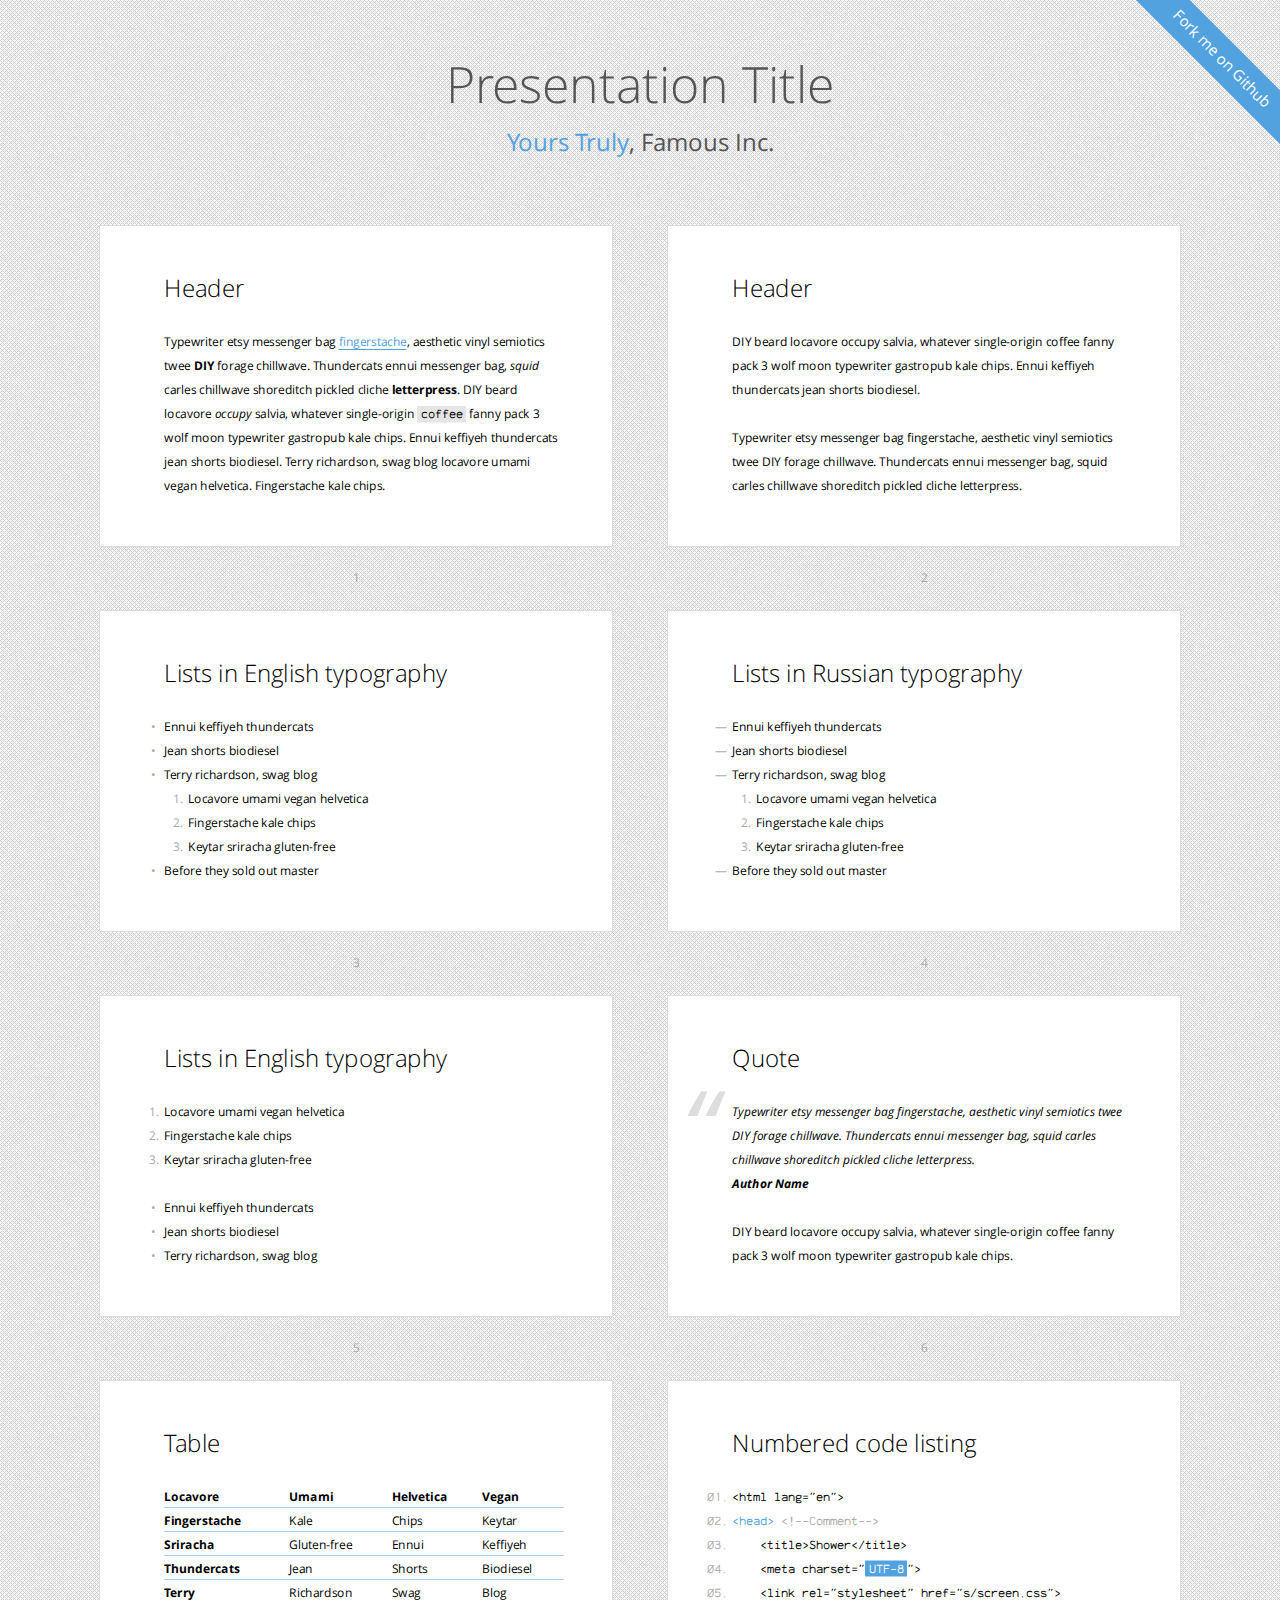
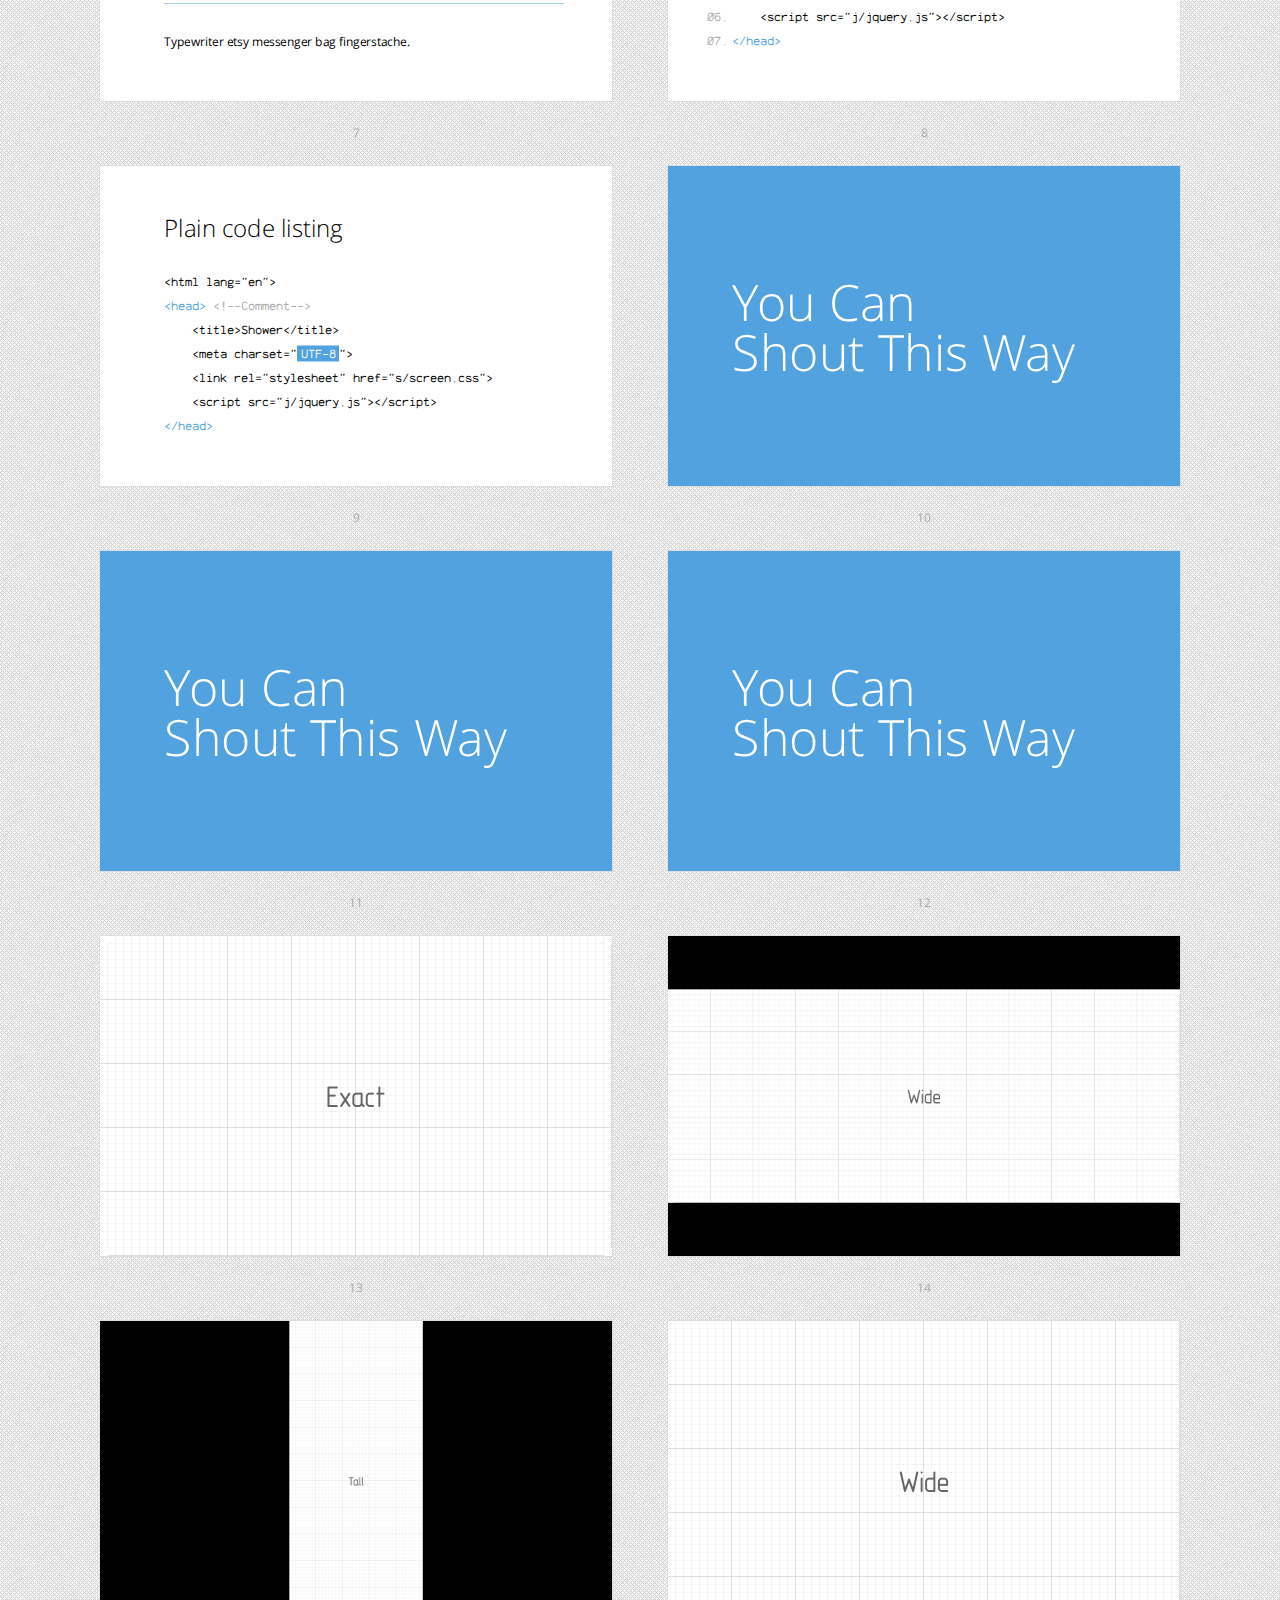
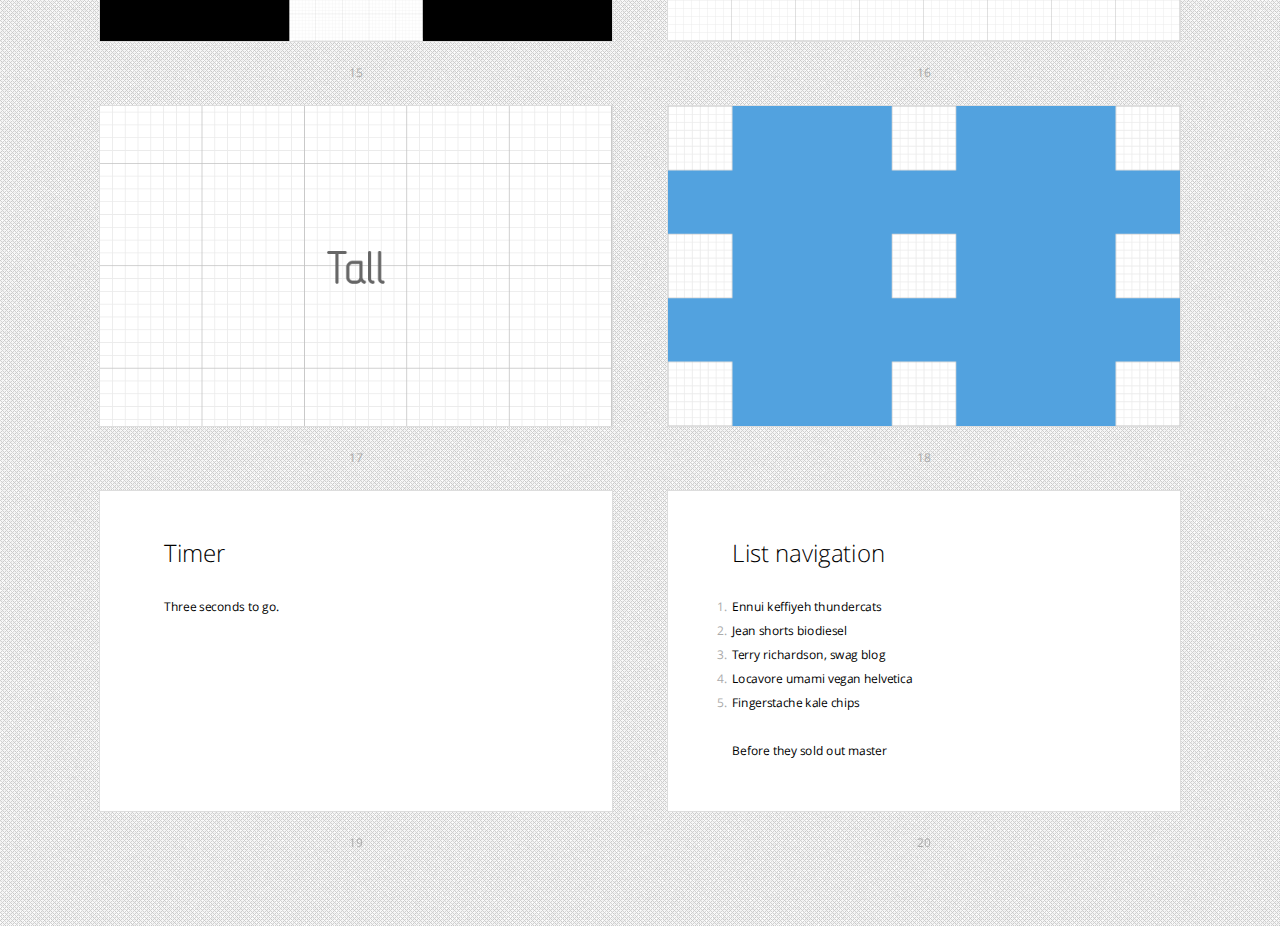
<file: shower/themes/bright/index.html>
<!DOCTYPE html>
<html lang="en">
<head>
	<title>Bright theme for Shower</title>
	<meta charset="utf-8">
	<meta name="viewport" content="width=680, user-scalable=no">
	<meta http-equiv="x-ua-compatible" content="ie=edge">
	<link rel="stylesheet" href="styles/screen.css">
</head>
<body class="list">
	<!--
		Debug class on <body> enables
		cyan grid on slides
		-->
	<header class="caption">
		<h1>Presentation Title</h1>
		<p><a href="">Yours Truly</a>, Famous Inc.</p>
	</header>
	<section class="slide"><div>
		<h2>Header</h2>
		<p>Typewriter etsy messenger bag <a href="">fingerstache</a>, aesthetic vinyl semiotics twee <strong>DIY</strong> forage chillwave. Thundercats ennui messenger bag, <em>squid</em> carles chillwave shoreditch pickled cliche <b>letterpress</b>. DIY beard locavore <i>occupy</i> salvia, whatever single-origin <code>coffee</code> fanny pack 3 wolf moon typewriter gastropub kale chips. Ennui keffiyeh thundercats jean shorts biodiesel. Terry richardson, swag blog locavore umami vegan helvetica. Fingerstache kale chips.</p>
		<footer>
			Typewriter etsy messenger bag fingerstache.
		</footer>
	</div></section>
	<section class="slide"><div>
		<h2>Header</h2>
		<p>DIY beard locavore occupy salvia, whatever single-origin coffee fanny pack 3 wolf moon typewriter gastropub kale chips. Ennui keffiyeh thundercats jean shorts biodiesel.</p>
		<p>Typewriter etsy messenger bag fingerstache, aesthetic vinyl semiotics twee DIY forage chillwave. Thundercats ennui messenger bag, squid carles chillwave shoreditch pickled cliche letterpress.</p>
		<footer>
			DIY beard locavore occupy salvia, whatever single-origin coffee fanny pack 3 wolf moon typewriter gastropub kale chips. Ennui keffiyeh thundercats jean shorts biodiesel.
		</footer>
	</div></section>
	<section class="slide"><div>
		<h2>Lists in English typography</h2>
		<ul>
			<li>Ennui keffiyeh thundercats</li>
			<li>Jean shorts biodiesel</li>
			<li>Terry richardson, swag blog
				<ol>
					<li>Locavore umami vegan helvetica</li>
					<li>Fingerstache kale chips</li>
					<li>Keytar sriracha gluten-free</li>
				</ol>
			</li>
			<li>Before they sold out master</li>
		</ul>
	</div></section>
	<section class="slide" lang="ru"><div>
		<h2>Lists in Russian typography</h2>
		<ul>
			<li>Ennui keffiyeh thundercats</li>
			<li>Jean shorts biodiesel</li>
			<li>Terry richardson, swag blog
				<ol>
					<li>Locavore umami vegan helvetica</li>
					<li>Fingerstache kale chips</li>
					<li>Keytar sriracha gluten-free</li>
				</ol>
			</li>
			<li>Before they sold out master</li>
		</ul>
	</div></section>
	<section class="slide"><div>
		<h2>Lists in English typography</h2>
		<ol>
			<li>Locavore umami vegan helvetica</li>
			<li>Fingerstache kale chips</li>
			<li>Keytar sriracha gluten-free</li>
		</ol>
		<ul>
			<li>Ennui keffiyeh thundercats</li>
			<li>Jean shorts biodiesel</li>
			<li>Terry richardson, swag blog</li>
		</ul>
	</div></section>
	<section class="slide"><div>
		<h2>Quote</h2>
		<figure>
			<blockquote>
				<p>Typewriter etsy messenger bag fingerstache, aesthetic vinyl semiotics twee DIY forage chillwave. Thundercats ennui messenger bag, squid carles chillwave shoreditch pickled cliche letterpress.</p>
			</blockquote>
			<figcaption>Author Name</figcaption>
		</figure>
		<p>DIY beard locavore occupy salvia, whatever single-origin coffee fanny pack 3 wolf moon typewriter gastropub kale chips.</p>
	</div></section>
	<section class="slide"><div>
		<h2>Table</h2>
		<table>
		<tr>
			<th scope="col">Locavore</th>
			<th>Umami</th>
			<th>Helvetica</th>
			<th>Vegan</th>
		</tr>
		<tr>
			<th scope="row">Fingerstache</th>
			<td>Kale</td>
			<td>Chips</td>
			<td>Keytar</td>
		</tr>
		<tr>
			<th scope="row">Sriracha</th>
			<td>Gluten-free</td>
			<td>Ennui</td>
			<td>Keffiyeh</td>
		</tr>
		<tr>
			<th scope="row">Thundercats</th>
			<td>Jean</td>
			<td>Shorts</td>
			<td>Biodiesel</td>
		</tr>
		<tr>
			<th scope="row">Terry</th>
			<td>Richardson</td>
			<td>Swag</td>
			<td>Blog</td>
		</tr>
		</table>
		<p>Typewriter etsy messenger bag fingerstache.</p>
	</div></section>
	<section class="slide"><div>
		<h2>Numbered code listing</h2>
		<pre>
			<code>&lt;html lang="en"&gt;</code>
			<code><mark>&lt;head&gt;</mark> <mark class="comment">&lt;!--Comment--&gt;</mark></code>
			<code>    &lt;title&gt;Shower&lt;/title&gt;</code>
			<code>    &lt;meta charset="<mark class="important">UTF-8</mark>"&gt;</code>
			<code>    &lt;link rel="stylesheet" href="s/screen.css"&gt;</code>
			<code>    &lt;script src="j/jquery.js"&gt;&lt;/script&gt;</code>
			<code><mark>&lt;/head&gt;</mark></code>
		</pre>
	</div></section>
	<section class="slide"><div>
		<h2>Plain code listing</h2>
		<pre><code>&lt;html lang="en"&gt;
<mark>&lt;head&gt;</mark> <mark class="comment">&lt;!--Comment--&gt;</mark>
    &lt;title&gt;Shower&lt;/title&gt;
    &lt;meta charset="<mark class="important">UTF-8</mark>"&gt;
    &lt;link rel="stylesheet" href="s/screen.css"&gt;
    &lt;script src="j/jquery.js"&gt;&lt;/script&gt;
<mark>&lt;/head&gt;</mark></code></pre>
	</div></section>
	<section class="slide shout"><div>
		<h2>
			You Can<br>
			Shout This Way
		</h2>
		<footer>
			Typewriter etsy messenger bag fingerstache.
		</footer>
	</div></section>
	<section class="slide shout right"><div>
		<h2>
			You Can<br>
			Shout This Way
		</h2>
	</div></section>
	<section class="slide shout up"><div>
		<h2>
			You Can<br>
			Shout This Way
		</h2>
	</div></section>
	<section class="slide cover"><div>
		<img src="pictures/exact.png" alt="">
	</div></section>
	<section class="slide cover w"><div>
		<img src="pictures/wide.png" alt="">
	</div></section>
	<section class="slide cover h"><div>
		<img src="pictures/tall.png" alt="">
		<footer>
			Typewriter etsy messenger bag fingerstache.
		</footer>
	</div></section>
	<section class="slide cover h"><div>
		<img src="pictures/wide.png" alt="">
	</div></section>
	<section class="slide cover w"><div>
		<img src="pictures/tall.png" alt="">
	</div></section>
	<section class="slide shout"><div>
		<img src="pictures/square.png" alt="" class="place t l">
		<img src="pictures/square.png" alt="" class="place t">
		<img src="pictures/square.png" alt="" class="place t r">
		<img src="pictures/square.png" alt="" class="place l">
		<img src="pictures/square.png" alt="" class="place">
		<img src="pictures/square.png" alt="" class="place r">
		<img src="pictures/square.png" alt="" class="place b l">
		<img src="pictures/square.png" alt="" class="place b">
		<img src="pictures/square.png" alt="" class="place b r">
	</div></section>
	<section class="slide" data-timing="00:03"><div>
		<h2>Timer</h2>
		<p>Three seconds to go.</p>
	</div></section>
	<section class="slide"><div>
		<h2>List navigation</h2>
		<ol>
			<li>Ennui keffiyeh thundercats</li>
			<li class="next">Jean shorts biodiesel</li>
			<li class="next">Terry richardson, swag blog</li>
			<li class="next">Locavore umami vegan helvetica</li>
			<li class="next">Fingerstache kale chips</li>
		</ol>
		<p class="next">Before they sold out master</p>
	</div></section>
	<p class="badge"><a href="https://github.com/shower/shower">Fork me on Github</a></p>
	<!--
		To hide progress bar from entire presentation
		just remove “progress” element.
		-->
	<div class="progress"><div></div></div>
	<script src="../../shower.js"></script>
	<!-- Copyright © 2013 Yours Truly, Famous Inc. -->
</body>
</html>
</file>
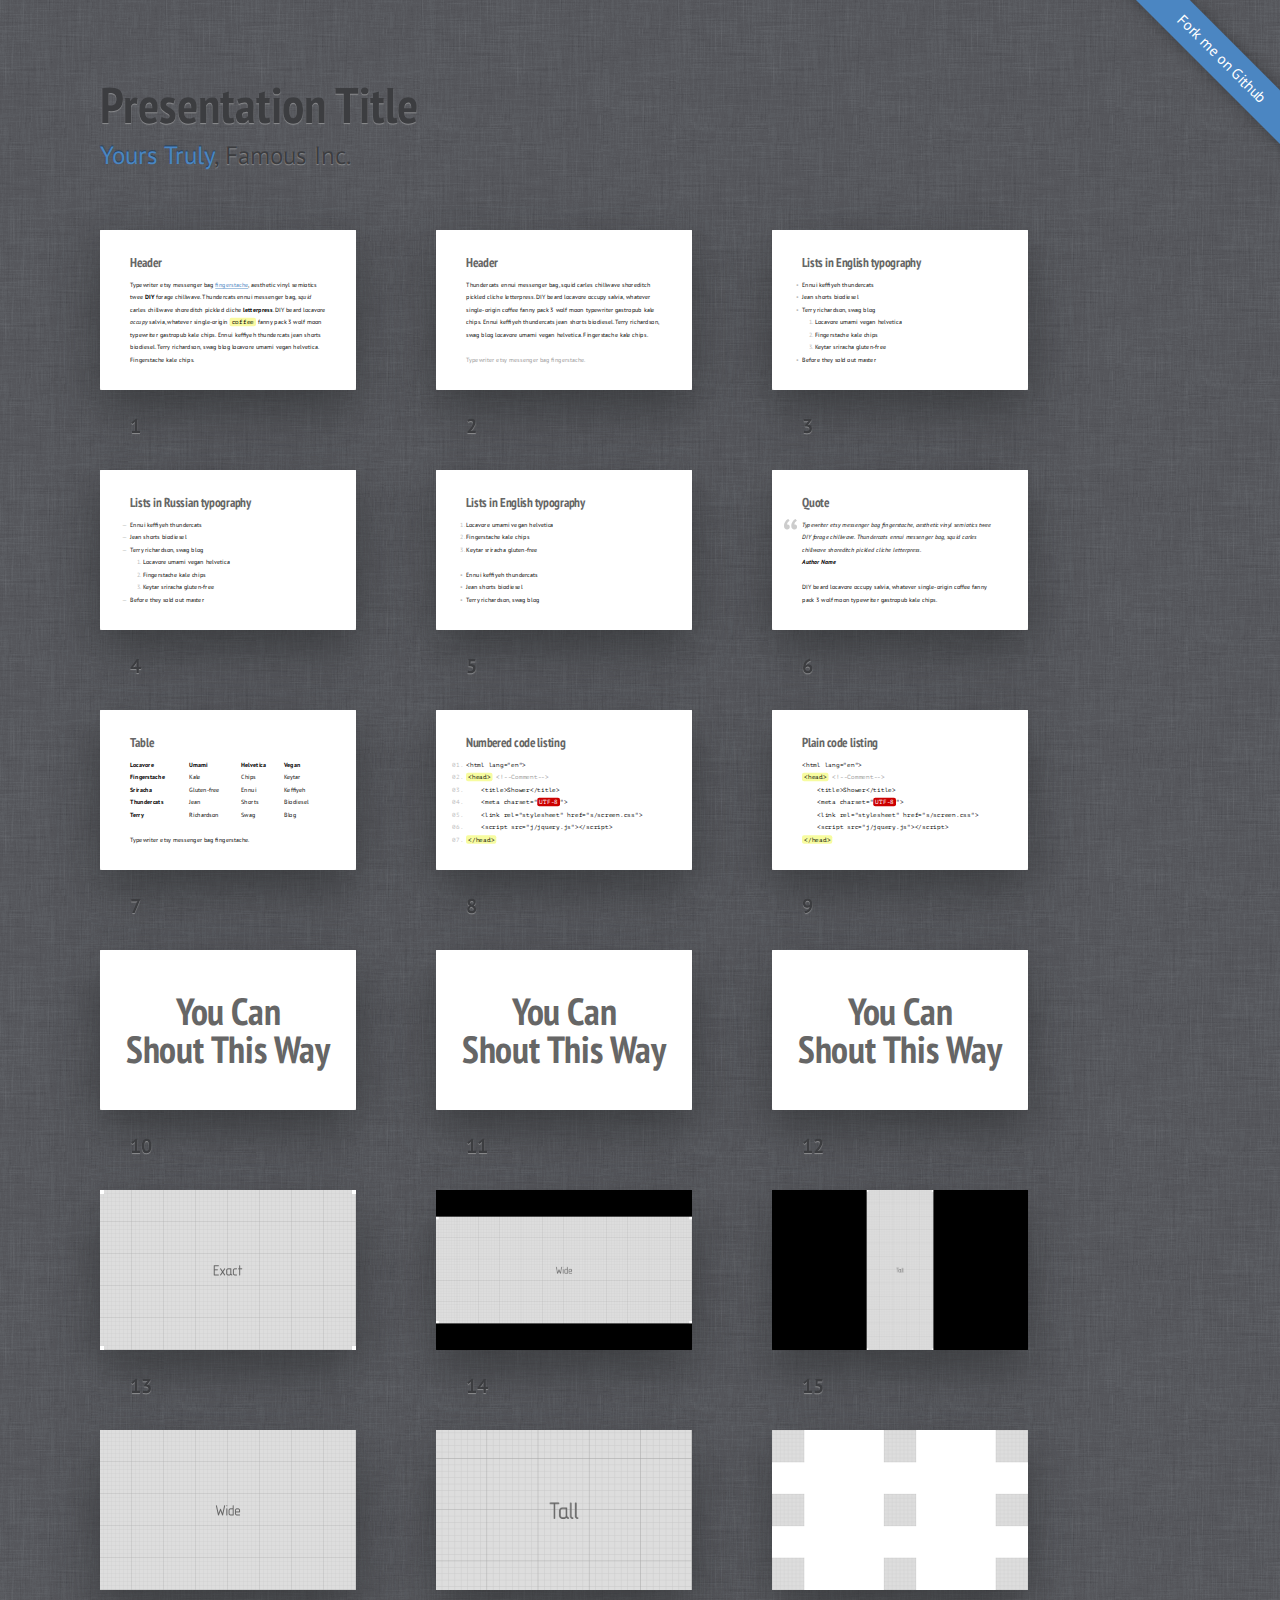
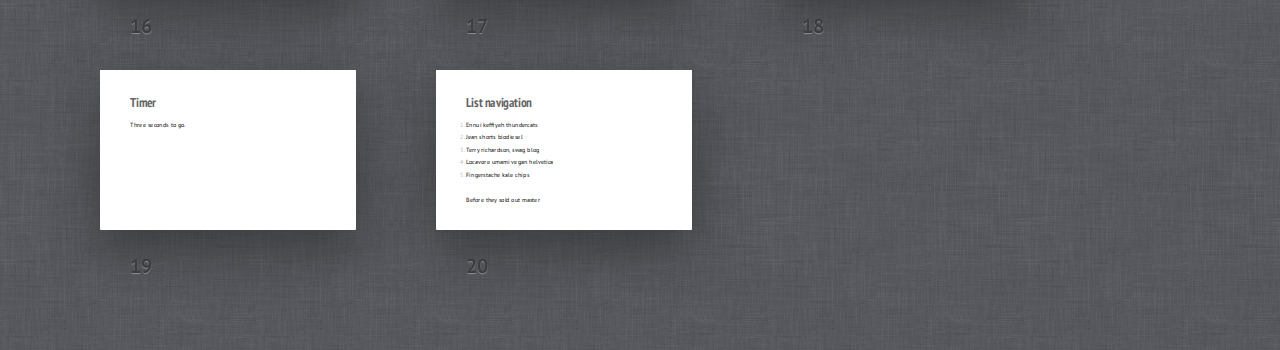
<file: shower/themes/ribbon/index.html>
<!DOCTYPE html>
<html lang="en">
<head>
	<title>Ribbon theme for Shower</title>
	<meta charset="utf-8">
	<meta name="viewport" content="width=792, user-scalable=no">
	<meta http-equiv="x-ua-compatible" content="ie=edge">
	<link rel="stylesheet" href="styles/screen.css">
</head>
<body class="list">
	<!--
		Debug class on <body> enables
		cyan grid on slides
		-->
	<header class="caption">
		<h1>Presentation Title</h1>
		<p><a href="">Yours Truly</a>, Famous Inc.</p>
	</header>
	<section class="slide"><div>
		<h2>Header</h2>
		<p>Typewriter etsy messenger bag <a href="">fingerstache</a>, aesthetic vinyl semiotics twee <strong>DIY</strong> forage chillwave. Thundercats ennui messenger bag, <em>squid</em> carles chillwave shoreditch pickled cliche <b>letterpress</b>. DIY beard locavore <i>occupy</i> salvia, whatever single-origin <code>coffee</code> fanny pack 3 wolf moon typewriter gastropub kale chips. Ennui keffiyeh thundercats jean shorts biodiesel. Terry richardson, swag blog locavore umami vegan helvetica. Fingerstache kale chips.</p>
		<footer>
			Typewriter etsy messenger bag fingerstache.
		</footer>
	</div></section>
	<section class="slide"><div>
		<h2>Header</h2>
		<p>Thundercats ennui messenger bag, squid carles chillwave shoreditch pickled cliche letterpress. DIY beard locavore occupy salvia, whatever single-origin coffee fanny pack 3 wolf moon typewriter gastropub kale chips. Ennui keffiyeh thundercats jean shorts biodiesel. Terry richardson, swag blog locavore umami vegan helvetica. Fingerstache kale chips.</p>
		<p class="note">Typewriter etsy messenger bag fingerstache.</p>
		<footer>
			DIY beard locavore occupy salvia, whatever single-origin coffee fanny pack 3 wolf moon typewriter gastropub kale chips. Ennui keffiyeh thundercats jean shorts biodiesel.
		</footer>
	</div></section>
	<section class="slide"><div>
		<h2>Lists in English typography</h2>
		<ul>
			<li>Ennui keffiyeh thundercats</li>
			<li>Jean shorts biodiesel</li>
			<li>Terry richardson, swag blog
				<ol>
					<li>Locavore umami vegan helvetica</li>
					<li>Fingerstache kale chips</li>
					<li>Keytar sriracha gluten-free</li>
				</ol>
			</li>
			<li>Before they sold out master</li>
		</ul>
	</div></section>
	<section class="slide" lang="ru"><div>
		<h2>Lists in Russian typography</h2>
		<ul>
			<li>Ennui keffiyeh thundercats</li>
			<li>Jean shorts biodiesel</li>
			<li>Terry richardson, swag blog
				<ol>
					<li>Locavore umami vegan helvetica</li>
					<li>Fingerstache kale chips</li>
					<li>Keytar sriracha gluten-free</li>
				</ol>
			</li>
			<li>Before they sold out master</li>
		</ul>
	</div></section>
	<section class="slide"><div>
		<h2>Lists in English typography</h2>
		<ol>
			<li>Locavore umami vegan helvetica</li>
			<li>Fingerstache kale chips</li>
			<li>Keytar sriracha gluten-free</li>
		</ol>
		<ul>
			<li>Ennui keffiyeh thundercats</li>
			<li>Jean shorts biodiesel</li>
			<li>Terry richardson, swag blog</li>
		</ul>
	</div></section>
	<section class="slide"><div>
		<h2>Quote</h2>
		<figure>
			<blockquote>
				<p>Typewriter etsy messenger bag fingerstache, aesthetic vinyl semiotics twee DIY forage chillwave. Thundercats ennui messenger bag, squid carles chillwave shoreditch pickled cliche letterpress.</p>
			</blockquote>
			<figcaption>Author Name</figcaption>
		</figure>
		<p>DIY beard locavore occupy salvia, whatever single-origin coffee fanny pack 3 wolf moon typewriter gastropub kale chips.</p>
	</div></section>
	<section class="slide"><div>
		<h2>Table</h2>
		<table>
		<tr>
			<th scope="col">Locavore</th>
			<th>Umami</th>
			<th>Helvetica</th>
			<th>Vegan</th>
		</tr>
		<tr>
			<th scope="row">Fingerstache</th>
			<td>Kale</td>
			<td>Chips</td>
			<td>Keytar</td>
		</tr>
		<tr>
			<th scope="row">Sriracha</th>
			<td>Gluten-free</td>
			<td>Ennui</td>
			<td>Keffiyeh</td>
		</tr>
		<tr>
			<th scope="row">Thundercats</th>
			<td>Jean</td>
			<td>Shorts</td>
			<td>Biodiesel</td>
		</tr>
		<tr>
			<th scope="row">Terry</th>
			<td>Richardson</td>
			<td>Swag</td>
			<td>Blog</td>
		</tr>
		</table>
		<p>Typewriter etsy messenger bag fingerstache.</p>
	</div></section>
	<section class="slide"><div>
		<h2>Numbered code listing</h2>
		<pre>
			<code>&lt;html lang="en"&gt;</code>
			<code><mark>&lt;head&gt;</mark> <mark class="comment">&lt;!--Comment--&gt;</mark></code>
			<code>    &lt;title&gt;Shower&lt;/title&gt;</code>
			<code>    &lt;meta charset="<mark class="important">UTF-8</mark>"&gt;</code>
			<code>    &lt;link rel="stylesheet" href="s/screen.css"&gt;</code>
			<code>    &lt;script src="j/jquery.js"&gt;&lt;/script&gt;</code>
			<code><mark>&lt;/head&gt;</mark></code>
		</pre>
	</div></section>
	<section class="slide"><div>
		<h2>Plain code listing</h2>
		<pre><code>&lt;html lang="en"&gt;
<mark>&lt;head&gt;</mark> <mark class="comment">&lt;!--Comment--&gt;</mark>
    &lt;title&gt;Shower&lt;/title&gt;
    &lt;meta charset="<mark class="important">UTF-8</mark>"&gt;
    &lt;link rel="stylesheet" href="s/screen.css"&gt;
    &lt;script src="j/jquery.js"&gt;&lt;/script&gt;
<mark>&lt;/head&gt;</mark></code></pre>
	</div></section>
	<section class="slide shout"><div>
		<h2>
			You Can<br>
			Shout This Way
		</h2>
		<footer>
			Typewriter etsy messenger bag fingerstache.
		</footer>
	</div></section>
	<section class="slide shout grow"><div>
		<h2>
			You Can<br>
			Shout This Way
		</h2>
	</div></section>
	<section class="slide shout shrink"><div>
		<h2>
			You Can<br>
			Shout This Way
		</h2>
	</div></section>
	<section class="slide cover"><div>
		<img src="pictures/exact.png" alt="">
	</div></section>
	<section class="slide cover w"><div>
		<img src="pictures/wide.png" alt="">
	</div></section>
	<section class="slide cover h"><div>
		<img src="pictures/tall.png" alt="">
		<footer>
			Typewriter etsy messenger bag fingerstache.
		</footer>
	</div></section>
	<section class="slide cover h"><div>
		<img src="pictures/wide.png" alt="">
	</div></section>
	<section class="slide cover w"><div>
		<img src="pictures/tall.png" alt="">
	</div></section>
	<section class="slide shout"><div>
		<img src="pictures/square.png" alt="" class="place t l">
		<img src="pictures/square.png" alt="" class="place t">
		<img src="pictures/square.png" alt="" class="place t r">
		<img src="pictures/square.png" alt="" class="place l">
		<img src="pictures/square.png" alt="" class="place">
		<img src="pictures/square.png" alt="" class="place r">
		<img src="pictures/square.png" alt="" class="place b l">
		<img src="pictures/square.png" alt="" class="place b">
		<img src="pictures/square.png" alt="" class="place b r">
	</div></section>
	<section class="slide" data-timing="00:03"><div>
		<h2>Timer</h2>
		<p>Three seconds to go.</p>
	</div></section>
	<section class="slide"><div>
		<h2>List navigation</h2>
		<ol>
			<li>Ennui keffiyeh thundercats</li>
			<li class="next">Jean shorts biodiesel</li>
			<li class="next">Terry richardson, swag blog</li>
			<li class="next">Locavore umami vegan helvetica</li>
			<li class="next">Fingerstache kale chips</li>
		</ol>
		<p class="next">Before they sold out master</p>
	</div></section>
	<p class="badge"><a href="https://github.com/shower/shower">Fork me on Github</a></p>
	<!--
		To hide progress bar from entire presentation
		just remove “progress” element.
		-->
	<div class="progress"><div></div></div>
	<script src="../../shower.js"></script>
	<!-- Copyright © 2013 Yours Truly, Famous Inc. -->
</body>
</html>
</file>
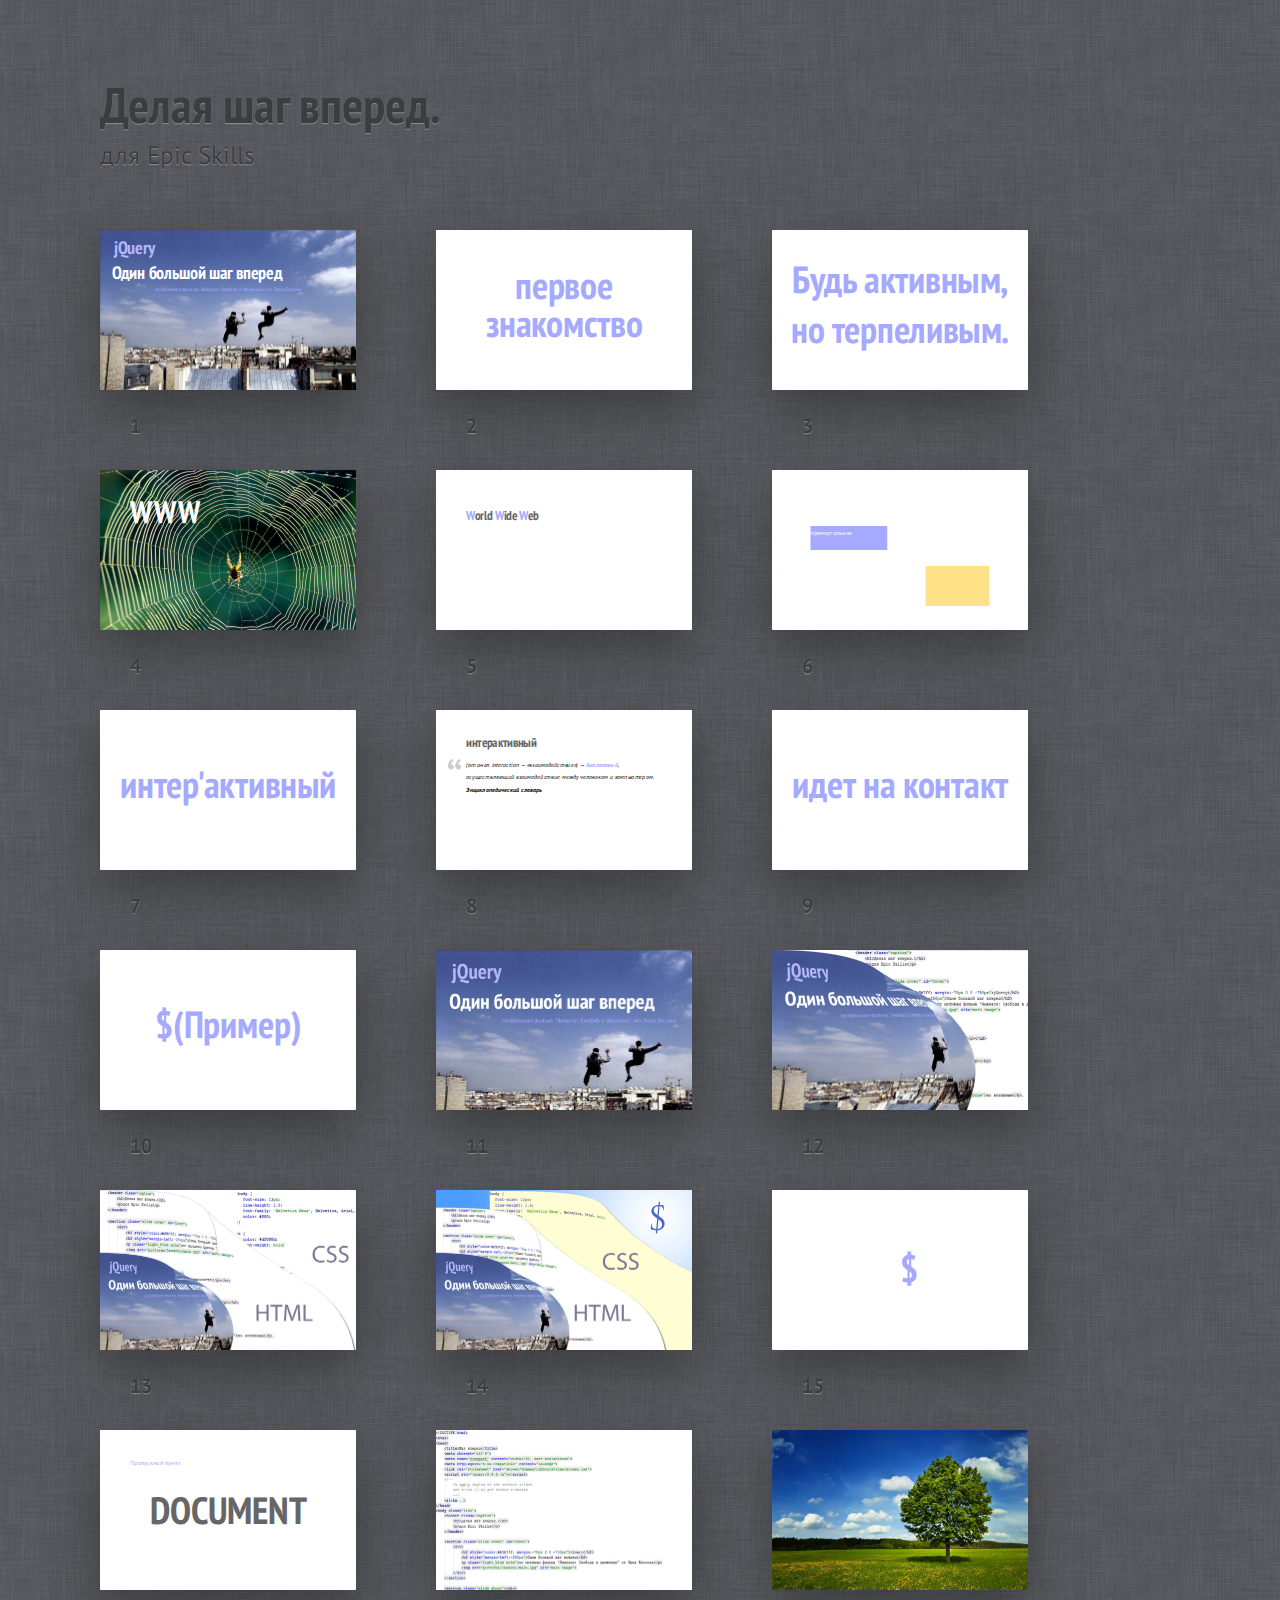
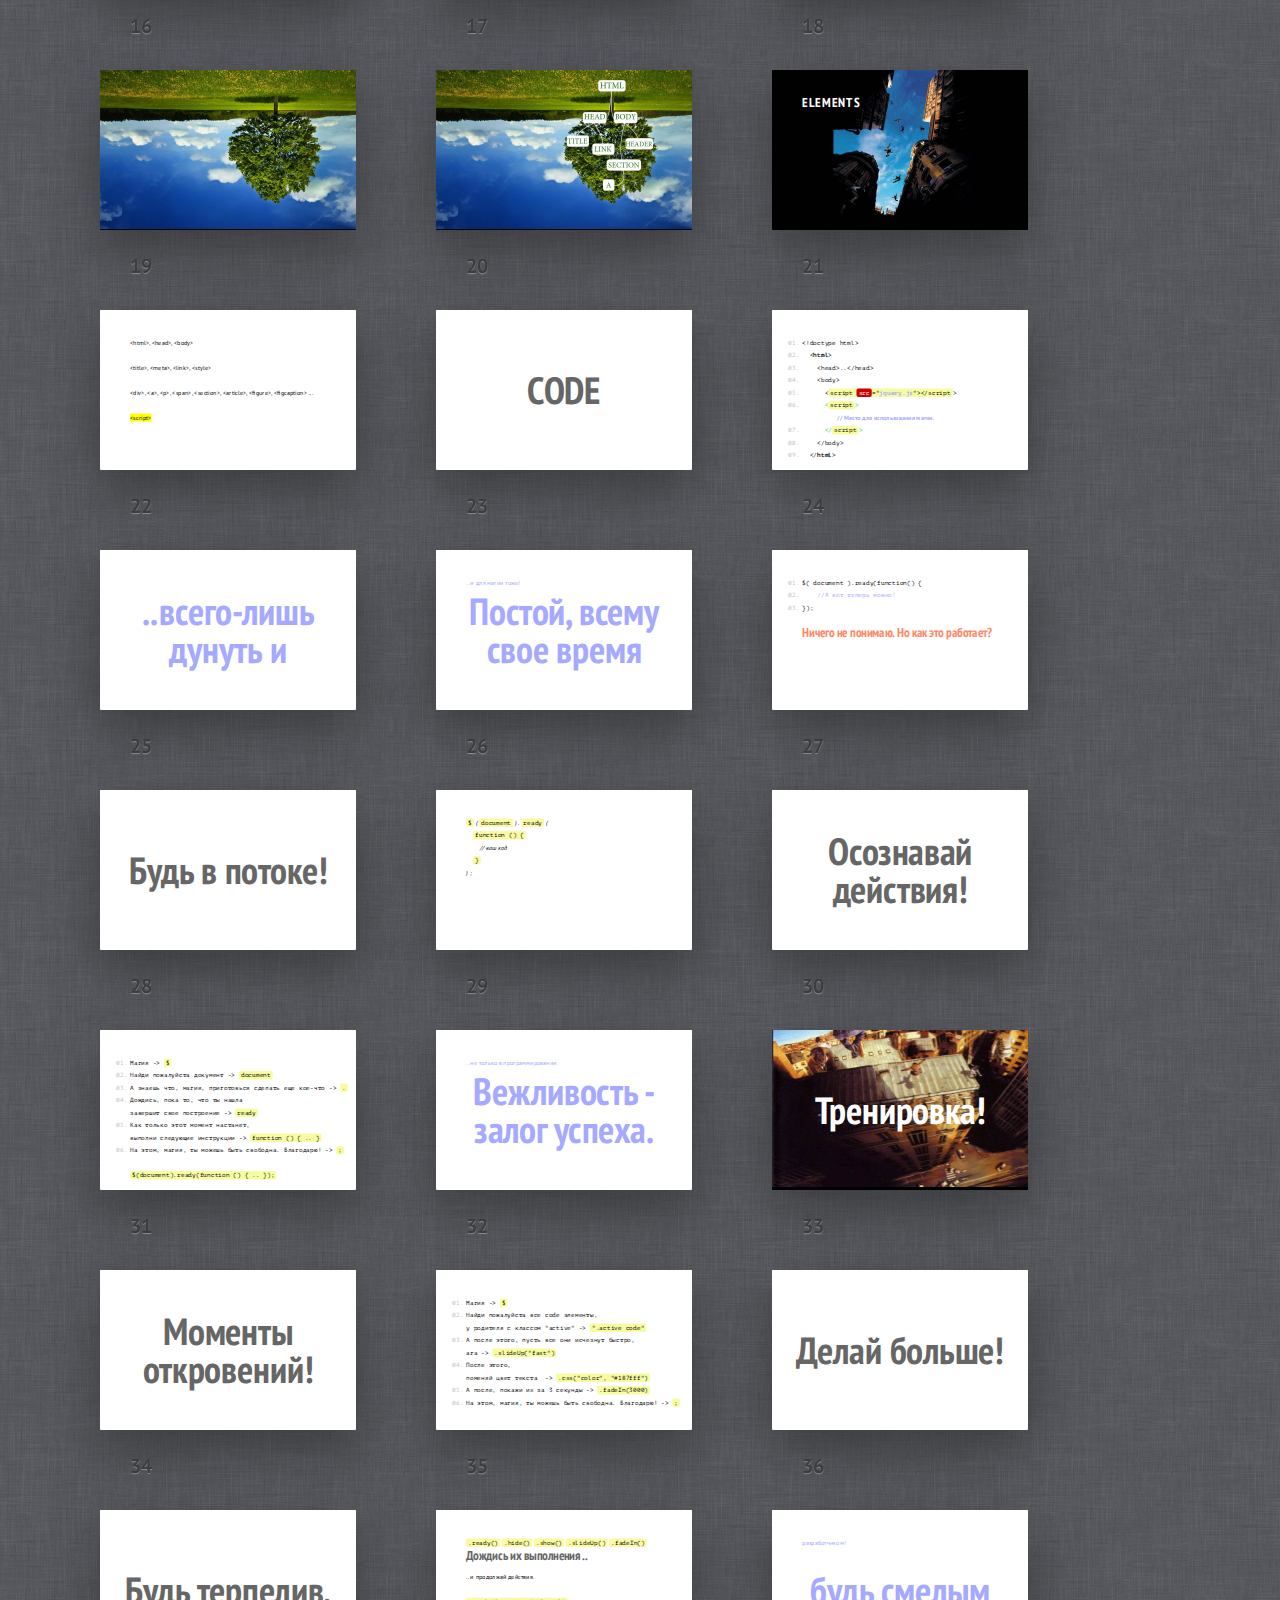
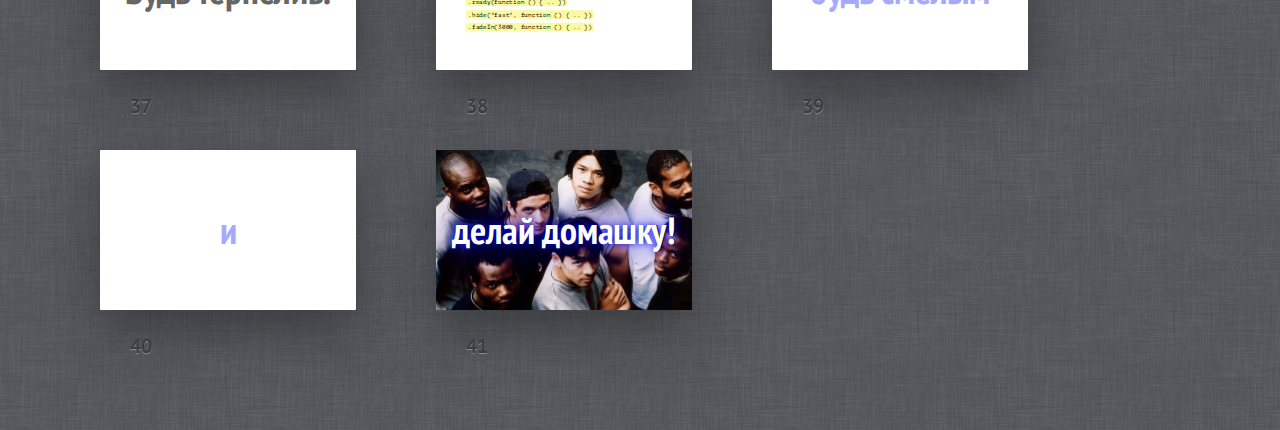
<file: lesson1.html>
<!DOCTYPE html>
<html>
<head>
    <title>Шаг вперед</title>
    <meta charset="utf-8">
    <meta name="viewport" content="width=792, user-scalable=no">
    <meta http-equiv="x-ua-compatible" content="ie=edge">
    <link rel="stylesheet" href="shower/themes/ribbon/styles/screen.css">
    <script src="jquery/2.0.3.js"></script>
    <script src="jquery/easing.js"></script>
    <!--
        To apply styles to the certain slides
        set slide ID to get needed elements
        -->
    <style>
        #Cover h2 {
            margin:30px 0 0;
            color:#FFF;
            text-align:center;
            font-size:70px;
        }
        #Cover p {
            margin:10px 0 0;
            text-align:center;
            color:#FFF;
            font-style:italic;
            font-size:20px;
        }
        #Cover p a {
            color:#FFF;
        }
        #Picture h2 {
            color:#FFF;
        }
        #SeeMore h2 {
            font-size:100px
        }
        #SeeMore img {
            width:0.72em;
            height:0.72em;
        }

        .light_blue {color: #a5a9ff !important}
        .question {color: #ff8868 !important}
    </style>
</head>
<body class="list">
    <header class="caption">
        <h1>Делая шаг вперед.</h1>
        <p>для Epic Skills</p>
    </header>

    <section class="slide cover" id="Cover">
        <div>
            <h2 style="color:#b5b7ff; margin:-70px 0 0 -750px">jQuery</h2>
            <h2 style="margin-left:-250px">Один большой шаг вперед</h2>
            <p class="light_blue note">по мотивам фильма "Ямакаси: Свобода в движении" от Люка Бессона</p>
            <img src="pictures/lesson1/main.jpg" alt="main image">
        </div>
    </section>

    <section class="slide shout"><div>
        <h2><p class="light_blue">первое знакомство</p></h2>
    </div></section>

    <section class="slide shout"><div>
        <h2><p class="light_blue">Будь активным,</p><p class="light_blue next"> но терпеливым.</p></h2>
    </div></section>

    <section class="slide cover"><div>
        <h2><b style="color:#fff; font-size: 5ex; letter-spacing: 10px">WWW</b></h2>
        <img src="pictures/lesson1/www.jpg">
    </div></section>

    <section class="slide"><div>
        <p><h2><b class="light_blue">W</b>orld <b class="light_blue">W</b>ide <b class="light_blue">W</b>eb</h2></p>
    </div></section>

    <section class="slide"><div>
        <div style="width:30%; height:15%; background-color: #a5a9ff; position: absolute; top:35%; left:15%">
            <p style="color:#fff">прямоугольник</p>
        </div>
        <div id="orange" style="width:25%; height:25%; background-color: #ffc40f; position: absolute; bottom:15%; right:15%; opacity: .5"></div>
        <script>
            $("#orange").click(function () {
                $(this).animate({right:"65%", bottom:"55%"}, 5000, "easeOutBounce");
            });
        </script>
    </div></section>

    <section class="slide shout">
        <div>
            <h2><p class="light_blue"><b class="next">интер'</b>активный</p></h2>
        </div>
    </section>

    <section class="slide"><div>
        <h2>интерактивный</h2>
        <div>
            <figure>
                <blockquote>
                    <p>
                        (от англ. interaction — «взаимодействие») — <b class="light_blue">диалоговый</b>, осуществляющий взаимодействие между человеком и компьютером.
                    </p>
                </blockquote>
                <figcaption>
                    Энциклопедический словарь
                </figcaption>
            </figure>
        </div>
    </div></section>

    <section class="slide shout">
        <div>
            <h2><p class="light_blue">идет на контакт</p></h2>
        </div>
    </section>

    <section class="slide shout">
        <div>
            <h2><p class="light_blue">$(Пример)</p></h2>
        </div>
    </section>

    <section class="slide cover">
        <div>
            <img src="pictures/lesson1/intro.jpg" alt="main image">
        </div>
    </section>

    <section class="slide cover">
        <div>
            <img src="pictures/lesson1/html.jpg">
        </div>
    </section>

    <section class="slide cover">
        <div>
            <img src="pictures/lesson1/css.jpg">
        </div>
    </section>

    <section class="slide cover">
        <div>
            <img src="pictures/lesson1/jquery.jpg">
        </div>
    </section>

    <section class="slide shout">
        <div>
            <h2 class="light_blue" id="magic" style="position:relative; width:100%; height:100%"><b id="jquery" style="position: absolute; left:50%; top:25%">$</b><b id="to_show" style="display: none; position: absolute; left:50%; top:25%; width:100%"> == магия</b></h2>
            <script>
                $("#magic").hover(
                function () {
                    $("#jquery").animate({left:"25%"}, 700);
                    $("#to_show").fadeIn(200).animate({left:"18%"}, 500);
                },
                function () {
                    $("#jquery").animate({left:"50%"}, 700);
                    $("#to_show").animate({left:"50%"}, 500).fadeOut(200);
                });
            </script>
        </div>
    </section>

    <section class="slide shout">
        <div>
            <h2>DOCUMENT</h2>
            <p class="next light_blue">Пропускной пункт.</p>
        </div>
    </section>

    <section class="slide cover">
        <div>
            <img src="pictures/lesson1/page.jpg">
        </div>
    </section>

    <section class="slide cover">
        <div>
            <img src="pictures/lesson1/DOM.jpg">
        </div>
    </section>

    <section class="slide cover">
        <div>
            <img src="pictures/lesson1/RDOM.jpg">
        </div>
    </section>

    <section class="slide cover">
        <div>
            <img src="pictures/lesson1/RDOMNodes.jpg">
        </div>
    </section>

    <section class="slide cover">
        <div>
            <h2 style="color:#fff; letter-spacing: 5px">ELEMENTS</h2>
            <img src="pictures/lesson1/elements.jpg">
        </div>
    </section>

    <section class="slide">
        <div>
            <p>&lt;html&gt;, &lt;head&gt;, &lt;body&gt;</p>
            <p class="next">&lt;title&gt;, &lt;meta&gt;, &lt;link&gt;, &lt;style&gt;</p>
            <p class="next">&lt;div&gt;, &lt;a&gt;, &lt;p&gt;, &lt;span&gt;, &lt;section&gt;, &lt;article&gt;, &lt;figure&gt;, &lt;figcaption&gt; ...</p>
            <p class="next"><mark>&lt;script&gt;</mark></p>
        </div>
    </section>

    <section class="slide shout">
        <div>
            <h2>CODE</h2>
        </div>
    </section>

    <section class="slide">
        <div>
            <pre>
                <code>&lt;!doctype html&gt;</code>

                <code>&nbsp;&nbsp;&lt;<b>html</b>&gt;</code>
                <code>&nbsp;&nbsp;&nbsp;&nbsp;&lt;head&gt;..&lt;/head&gt;</code>

                <code>&nbsp;&nbsp;&nbsp;&nbsp;&lt;body&gt;</code>
                <code class="next">&nbsp;&nbsp;&nbsp;&nbsp;&nbsp;&nbsp;&lt;<mark>script <mark class="important">src</mark>="<b class="light_blue">jquery.js</b>"&gt;&lt;/script</mark>&gt;</code>

                <code class="next" style="color:#2ed510">&nbsp;&nbsp;&nbsp;&nbsp;&nbsp;&nbsp;&lt;<mark>script</mark>&gt;</code>

                &nbsp;&nbsp;&nbsp;&nbsp;&nbsp;&nbsp;&nbsp;&nbsp;&nbsp;&nbsp;&nbsp;&nbsp;&nbsp;&nbsp;&nbsp;&nbsp;&nbsp;&nbsp;&nbsp;&nbsp;<b class="next light_blue">// Место для использования магии.</b>

                <code class="next" style="color:#2ed510">&nbsp;&nbsp;&nbsp;&nbsp;&nbsp;&nbsp;&lt;/<mark>script</mark>&gt;</code>
                <code>&nbsp;&nbsp;&nbsp;&nbsp;&lt;/body&gt;</code>

                <code>&nbsp;&nbsp;&lt;/<b>html</b>&gt;</code>
            </pre>
        </div>
    </section>

    <section class="slide shout">
        <div>
            <h2 class="light_blue">..всего-лишь дунуть и</h2>
        </div>
    </section>

    <section class="slide shout">
        <div>
            <h2 class="light_blue">Постой, всему свое время</h2>
            <p class="next light_blue">.. и для магии тоже!</p>
        </div>
    </section>

    <section class="slide">
        <div>
            <pre>
                <code>$( document ).ready(function() {</code>
                <code class="light_blue">&nbsp;&nbsp;&nbsp;&nbsp;//А вот теперь можно!</code>
                <code>});</code>
            </pre>

            <h2 class="question"><b class="next">Ничего не понимаю.</b> <b class="next">Но как это работает?</b></h2>
        </div>
    </section>

    <section class="slide shout">
        <div>
            <h2>Будь в потоке!</h2>
        </div>
    </section>

    <section class="slide">
        <div>
            <code>$</code>
            <em class="next">(</em>
            <code class="next">document</code>
            <em class="next">)</em>
            <em class="next">.</em>
            <code class="next">ready</code>
            <em class="next">(</em>
            </br>
            &nbsp;&nbsp;&nbsp;&nbsp;<code class="next">function () {</code>
            </br>
            &nbsp;&nbsp;&nbsp;&nbsp;&nbsp;&nbsp;&nbsp;&nbsp;<em class="next">// ваш код</em>
            </br>
            &nbsp;&nbsp;&nbsp;&nbsp;<code class="next">}</code>
            </br>
            <em class="next">)</em>
            <em class="next">;</em>
        </div>
    </section>

    <section class="slide shout">
        <div>
            <h2>Осознавай действия!</h2>
        </div>
    </section>

    <section class="slide">
        <div>
            <pre>
                <code>Магия -> <mark>$</mark></code>
                <code class="next">Найди пожалуйста документ -> <mark>document</mark></code>
                <code class="next">А знаешь что, магия, приготовься сделать еще кое-что -> <mark>.</mark></code>
                <code class="next">Дождись, пока то, что ты нашла </br>завершит свое построение -> <mark>ready</mark></code>
                <code class="next">Как только этот момент настанет, </br>выполни следующие инструкции -> <mark>function () { .. }</mark></code>
                <code class="next">На этом, магия, ты можешь быть свободна. Благодарю! -> <mark>;</mark></code>
                </br>
                <p class="next"><code><mark>$(document).ready(function () { .. });</mark></code></p>
            </pre>
        </div>
    </section>

    <section class="slide shout">
        <div>
            <h2 class="light_blue">Вежливость - <b class="next">залог успеха.</b></h2>
            <p class="next light_blue">.. не только в программировании.</p>
        </div>
    </section>

    <section class="slide shout cover">
        <div>
            <h2 style="color:#fff">Тренировка!</h2>
            <img src="pictures/lesson1/training.jpg">
        </div>
    </section>

    <section class="slide shout">
        <div>
            <h2>Моменты откровений!</h2>
        </div>
    </section>

    <section class="slide">
        <div>
            <pre>
                <code>Магия -> <mark>$</mark></code>
                <code class="next">Найди пожалуйста все code элементы, </br>у родителя с классом "active" -> <mark>".active code"</mark></code>
                <code class="next">А после этого, пусть все они исчезнут быстро, </br>ага -> <mark>.slideUp("fast")</mark></code>
                <code class="next">После этого, </br>поменяй цвет текста  -> <mark>.css("color", "#187fff")</mark></code>
                <code class="next">А после, покажи их за 3 секунды -> <mark>.fadeIn(3000)</mark></code>
                <code class="next">На этом, магия, ты можешь быть свободна. Благодарю! -> <mark>;</mark></code>
            </pre>
        </div>
    </section>

    <section class="slide shout">
        <div>
            <h2>Делай больше!</h2>
        </div>
    </section>

    <section class="slide shout">
        <div>
            <h2>Будь терпелив.</h2>
        </div>
    </section>

    <section class="slide">
        <div>
            <code>.ready()</code> <code>.hide()</code> <code>.show()</code> <code>.slideUp()</code> <code>.fadeIn()</code>

            <h2 class="next">Дождись их выполнения ..</h2>

            <p class="next">.. и продолжай действия.</p>

            <code class="next">.ready(function () { .. })</code>
            </br>
            <code class="next">.hide("fast", function () { .. })</code>
            </br>
            <code class="next">.fadeIn(3000, function () { .. })</code>
        </div>
    </section>

    <section class="slide shout">
        <div>
            <h2 class="light_blue">будь смелым</h2>
            <p class="light_blue next">разработчиком!</p>
        </div>
    </section>

    <section class="slide shout">
        <div>
            <h2 class="light_blue">и</h2>
        </div>
    </section>

    <section class="slide shout cover">
        <div>
            <h2 style="color: #fff; text-shadow:  1px 1px 2px black, 0 0 1em blue, 0 0 0.2em blue;">делай домашку!</h2>
            <img src="pictures/lesson1/homework.jpg ">
        </div>
    </section>

    <!--
        To hide progress bar from entire presentation
        just remove “progress” element.
        -->
    <div class="progress"><div></div></div>
    <script src="shower/shower.min.js"></script>
    <!-- Copyright © 2013 Yours Truly, Famous Inc. -->
</body>
</html>
</file>
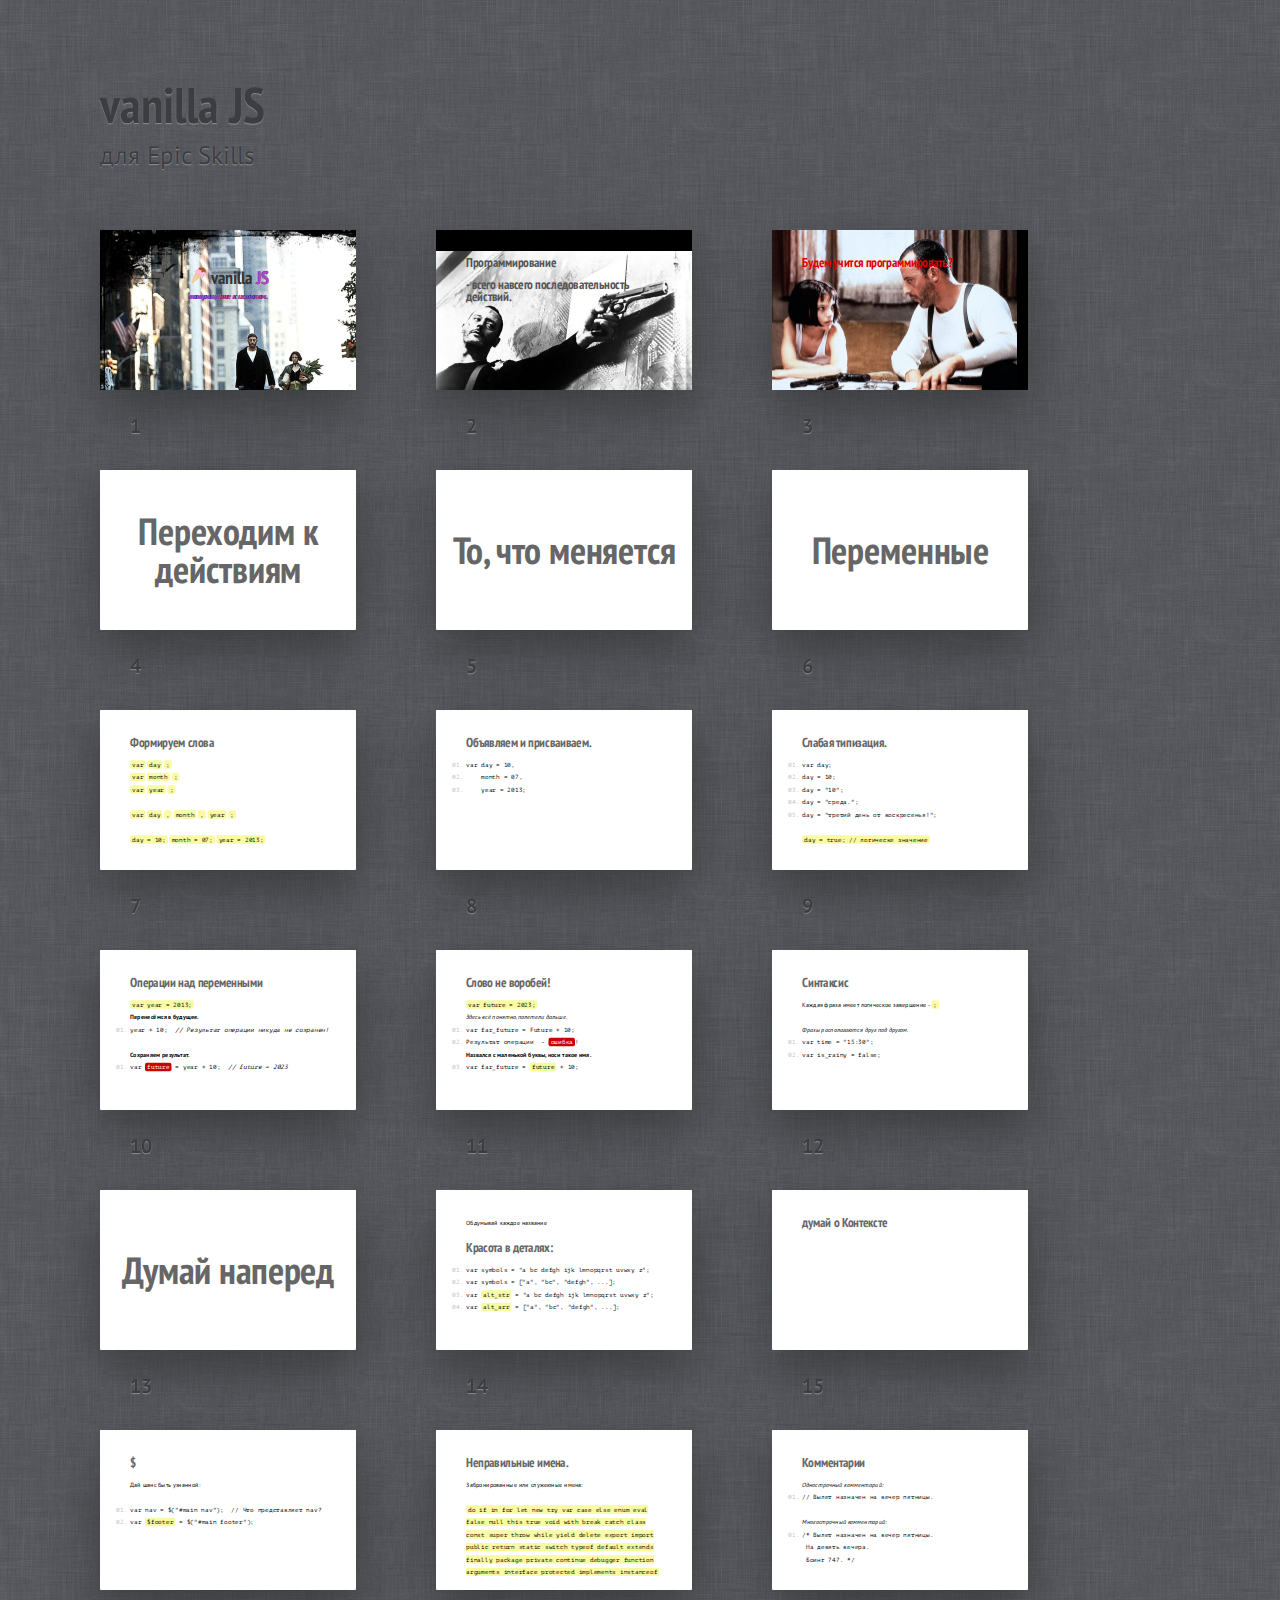
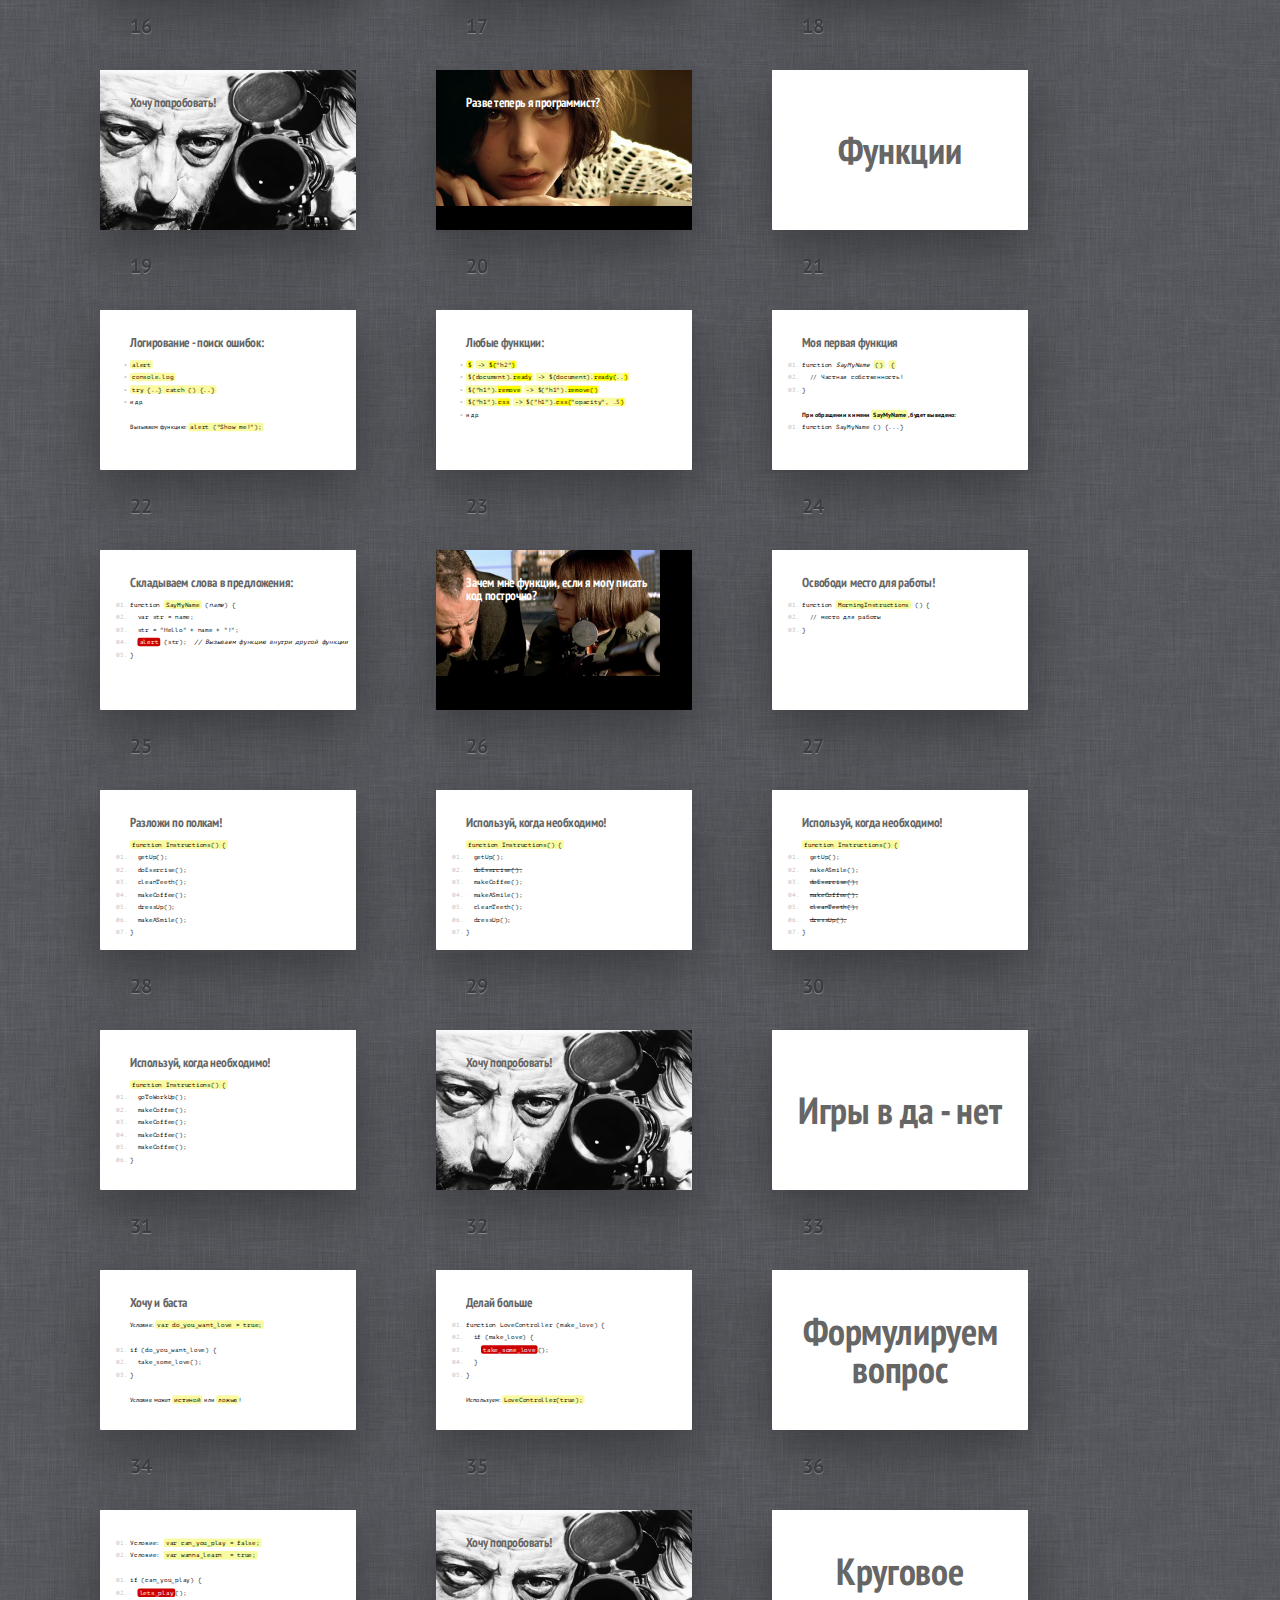
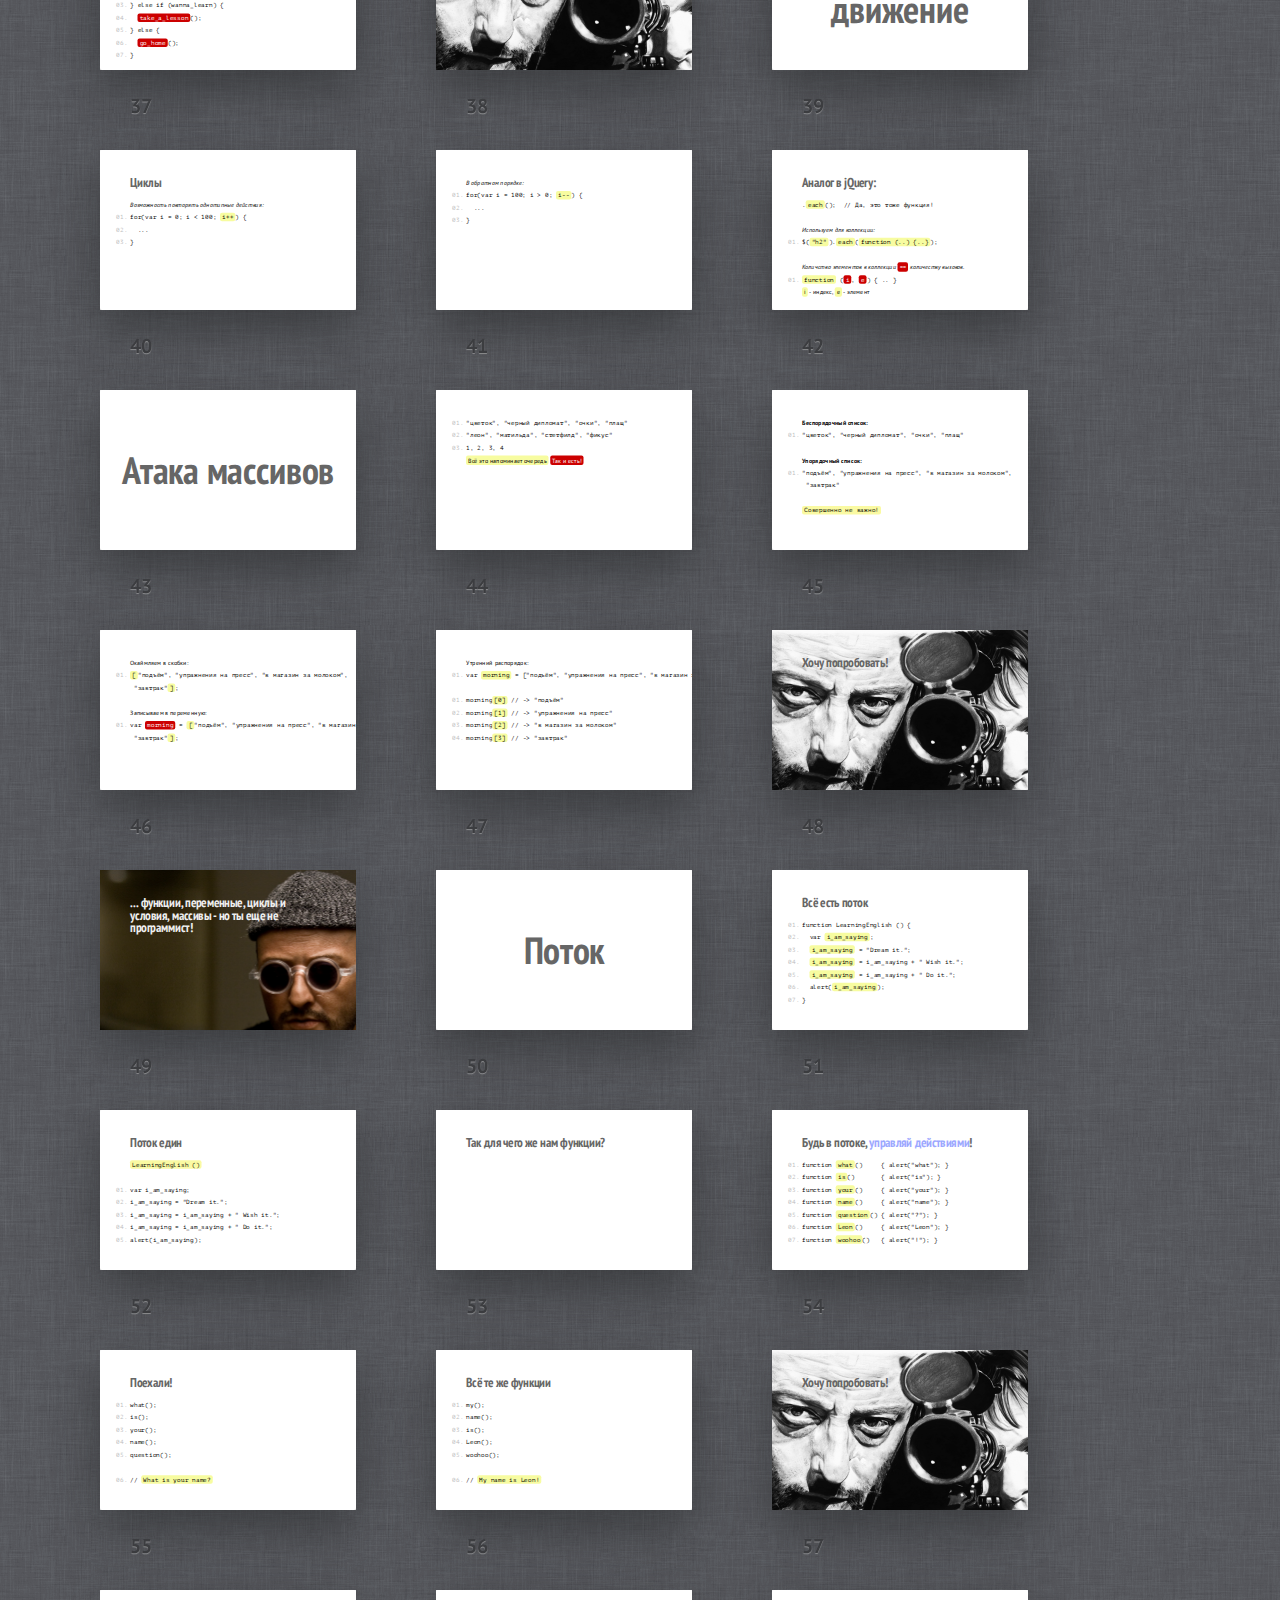
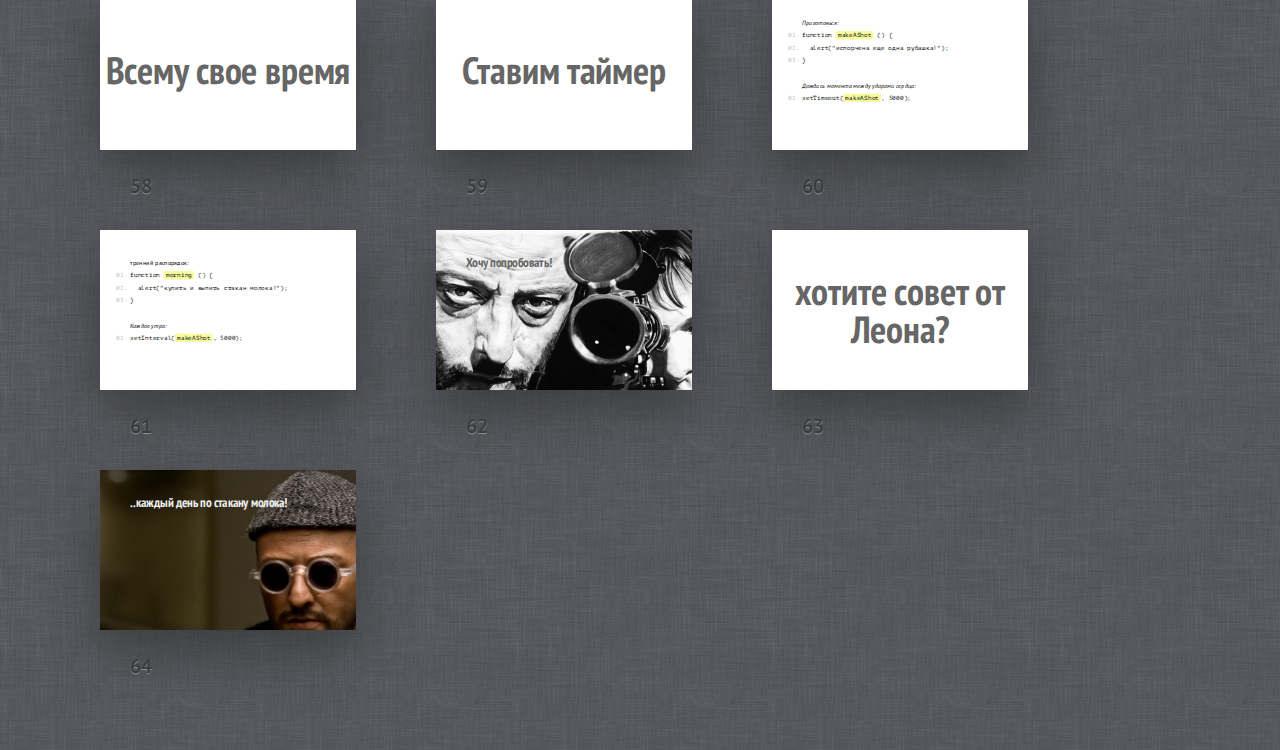
<file: lesson2.html>
<!DOCTYPE HTML>
<html lang="en">
<head>
    <title>lesson2. vanilla JS</title>

    <meta charset="utf-8">
    <meta name="viewport" content="width=792, user-scalable=no">
    <meta http-equiv="x-ua-compatible" content="ie=edge">
    <link rel="stylesheet" href="shower/themes/ribbon/styles/screen.css">
    <!--
        To apply styles to the certain slides
        set slide ID to get needed elements
        -->
    <style>
        #Cover h2 {
            margin:30px 0 0;
            color:#FFF;
            text-align:center;
            font-size:70px;
        }
        #Cover p {
            margin:10px 0 0;
            text-align:center;
            color:#FFF;
            font-style:italic;
            font-size:20px;
        }
        #Cover p a {
            color:#FFF;
        }
        #Picture h2 {
            color:#FFF;
        }
        #SeeMore h2 {
            font-size:100px
        }
        #SeeMore img {
            width:0.72em;
            height:0.72em;
        }
    </style>
</head>
<body class="list">
<header class="caption">
    <h1>vanilla JS</h1>
    <p>для Epic Skills</p>
</header>
<section class="slide cover" id="Cover"><div>
    <h2 style="color: #333"><i style="width:80px; height:80px; display:inline-block; background: url('pictures/lesson2/vanilla.gif') 11px top no-repeat; background-size: 80px"  ></i> vanilla <b style="color: #ba45cc; text-shadow: 2px 2px 2px #000;">JS</b></h2>
    <p style="color: #ba45cc; font-size: 1.2em; font-weight: bold; text-shadow: 2px 2px 2px #000;">возвращение к истокам.</p>
    <img src="pictures/lesson2/beginnings.jpg" alt="">
    <!-- photo by John Carey, fiftyfootshadows.net -->
</div></section>

<section class="slide cover"><div>
    <h2 style="color:#555">Программирование</h2>
    <h2 style="color:#555">- всего навсего <strong>последовательность действий</strong>.</h2>
    <img src="pictures/lesson2/dance.jpg" alt=""/>
</div></section>

<section class="slide cover"><div>
    <h2 style="color:#d00">Будем учится программировать?</h2>
    <img src="pictures/lesson2/learning.jpg" alt="">
</div></section>

<section class="slide shout"><div>
    <h2>Переходим к действиям</h2>
</div></section>

<section class="slide shout"><div>
    <h2>То, что меняется</h2>
</div></section>

<section class="slide shout"><div>
    <h2>Переменные</h2>
</div></section>

<section class="slide"><div>
    <h2>Формируем слова</h2>
    <code class="next">var</code>
    <code class="next">day</code>
    <code class="next">;</code>
    </br>
    <code class="next">var</code>
    <code class="next">month</code>
    <code class="next">;</code>
    </br>
    <code class="next">var</code>
    <code class="next">year</code>
    <code class="next">;</code>

    </br></br>
    <code class="next">var</code>
    <code class="next">day</code>
    <code class="next">,</code>
    <code class="next">month</code>
    <code class="next">,</code>
    <code class="next">year</code>
    <code class="next">;</code>

    </br></br>
    <code class="next">day = 10;</code>
    <code class="next">month = 07;</code>
    <code class="next">year = 2013;</code>

</div></section>

<section class="slide"><div>
    <h2>Объявляем и присваиваем.</h2>
    <pre>
        <code>var day = 10,</code>
        <code>    month = 07,</code>
        <code>    year = 2013;</code>
    </pre>
</div></section>

<section class="slide"><div>
    <h2>Слабая типизация.</h2>
    <pre>
        <code>var day;</code>
        <code class="next">day = 10;</code>
        <code class="next">day = "10";</code>
        <code class="next">day = "среда.";</code>
        <code class="next">day = "третий день от воскресенья!";</code>
    </pre>
    <p class="next"><code>day = true;  <note>// логическе значение</note></code></p>
</div></section>

<section class="slide"><div>
    <h2>Операции над переменными</h2>
    <code>var year = 2013;</code>
    <pre class="next">
        <b>Перенесёмся в будущее.</b>
        <code>year + 10;  <em class="next">// Результат операции никуда не сохранен!</em></code>
    </pre>
    <pre class="next">
        <b>Сохраняем результат.</b>
        <code>var <mark class="important">future</mark> = year + 10;  <em class="note">// future = 2023</em></code>
    </pre>
</div></section>

<section class="slide"><div>
    <h2>Слово не воробей!</h2>
    <code>var future = 2023;</code>
    <pre class="next">
        <em>Здесь всё понятно, полетели дальше.</em>
        <code>var far_future = Future + 10;</code>

        <code class="next">Результат операции  - <mark class="important">ошибка</mark>!</code>

        <b class="next">Назвался с маленькой буквы, носи такое имя.</b>
        <code class="next">var far_future = <mark>future</mark> + 10;</code>
    </pre>
</div></section>

<section class="slide"><div>
    <h2>Синтаксис</h2>
    <p class="next"> Каждая фраза имеет логическое завершение - <code>;</code></p>
    <pre class="next">
        <em>Фразы располагаются друг под другом.</em>
        <code>var time = "15:30";</code>
        <code>var is_rainy = false;</code>
    </pre>
</div></section>

<section class="slide shout"><div>
    <h2>Думай наперед</h2>
</div></section>

<section class="slide"><div>
    <p> Обдумывай каждое название</p>
    <h2 class="next">Красота в деталях:</h2>
    <pre>
        <code class="next">var symbols = "a bc defgh ijk lmnopqrst uvwxy z";</code>
        <code class="next">var symbols = ["a", "bc", "defgh", ...];</code>
        <code class="next">var <mark>alt_str</mark> = "a bc defgh ijk lmnopqrst uvwxy z";</code>
        <code class="next">var <mark>alt_arr</mark> = ["a", "bc", "defgh", ...];</code>
    </pre>
</div></section>

<section class="slide"><div>
    <h2>думай о Контексте</h2>
</div></section>

<section class="slide"><div>
    <h2 class="next">$</h2>
    <p> Дай шанс быть узнанной:</p>
    <pre>
        <code class="next">var nav = $("#main nav");  <note>// Что представляет nav?</note></code>
        <code class="next">var <mark>$footer</mark> = $("#main footer");</code>
    </pre>
</div></section>

<section class="slide"><div>
    <h2>Неправильные имена.</h2>
    <p> Забронированные или служеюные имена:</p>
    <code>do if in for let new try var case else enum eval false null this true void with break catch class const super throw while yield delete export import public return static switch typeof default extends finally package private continue debugger function arguments interface protected implements instanceof</code>
</div></section>

<section class="slide"><div>
    <h2>Комментарии</h2>
    <pre>
        <em>Однострочный комментарий:</em>
        <code>// Вылет назначен на вечер пятницы.</code>
    </pre>
    <pre>
        <em>Многострочный комментарий:</em>
        <code>/* Вылет назначен на вечер пятницы. </br> На девять вечера. </br> Боинг 747. */</code>
    </pre>
</div></section>

<section class="slide cover"><div>
    <h2>Хочу попробовать!</h2>
    <img src="pictures/lesson2/try.jpg"/>
</div></section>

<section class="slide cover"><div>
    <h2 style="color:#fff">Разве теперь я программист?</h2>
    <img src="pictures/lesson2/amiprogrammer.jpg"/>
</div></section>

<section class="slide shout"><div>
    <h2>Функции</h2>
</div></section>

<section class="slide"><div>
    <h2>Логирование - поиск ошибок:</h2>
    <ul>
        <li><code>alert</code></li>
        <li><code>console.log</code></li>
        <li><code>try {..} catch () {..}</code></li>
        <li>и др.</li>
    </ul>
    <p class="next">Вызываем функцию: <code>alert ("Show me!");</code></p>
</div></section>

<section class="slide"><div>
    <h2>Любые функции:</h2>
    <ul>
        <li><code><mark class="important">$</mark></code> <code class="next">-> <mark class="important">$(</mark>"h2"<mark class="important">)</mark></code></li>
        <li><code>$(document).<mark class="important">ready</mark></code> <code class="next">-> $(document).<mark class="important">ready(</mark>..<mark class="important">)</mark></code></li>
        <li><code>$("h1").<mark class="important">remove</mark></code> <code class="next">-> $("h1").<mark class="important">remove()</mark></code></li>
        <li><code>$("h1").<mark class="important">css</mark></code> <code class="next">-> $("h1").<mark class="important">css(</mark>"opacity", .5<mark class="important">)</mark></code></li>
        <li>и др.</li>
    </ul>
</div></section>

<section class="slide"><div>
    <h2>Моя первая функция</h2>
    <pre>
        <code class="next">function <em class="next">SayMyName <mark class="next">()</mark> <mark class="next">{</mark></em> </code>
        <code class="next">  // Частная собственность!</code>
        <code class="next">}</code>
    </pre>
    <pre class="next">
        <b>При обращении к имени <mark>SayMyName</mark>, будет выведено:</b>
        <code>function SayMyName () {...}</code>
    </pre>
</div></section>

<section class="slide"><div>
    <h2>Складываем слова в предложения:</h2>
    <pre>
        <code>function <mark>SayMyName</mark> (<i class="next">name</i>) {</code>
        <code class="next">  var str = name;</code>
        <code class="next">  str = "Hello" + name + "!";</code>
        <code class="next">  <mark class="important">alert</mark> (str);  <i class="next">// Вызываем функцию внутри другой функции </i></code>
        <code>}</code>
    </pre>
</div></section>

<section class="slide cover"><div>
    <h2 style="color: #fff">Зачем мне функции, если я могу писать код построчно?</h2>
    <img src="pictures/lesson2/question.jpg"/>
</div></section>

<section class="slide"><div>
    <h2>Освободи место для работы!</h2>
    <pre>
        <code>function <mark>MorningInstructions</mark> () {</code>
        <code>  // место для работы</code>
        <code>}</code>
    </pre>
</div></section>

<section class="slide"><div>
    <h2>Разложи по полкам!</h2>
    <code>function Instructions() {</code>
    <pre>
        <code class="next">  getUp();</code>
        <code class="next">  doExercise();</code>
        <code class="next">  cleanTeeth();</code>
        <code class="next">  makeCoffee();</code>
        <code class="next">  dressUp();</code>
        <code class="next">  makeASmile();</code>
        <code class="next">}</code>
    </pre>
</div></section>

<section class="slide"><div>
    <h2>Используй, когда необходимо!</h2>
    <code>function Instructions() {</code>
    <pre>
        <code class="next">  getUp();</code>
        <code class="next">  <s>doExercise();</s></code>
        <code class="next">  makeCoffee();</code>
        <code class="next">  makeASmile();</code>
        <code class="next">  cleanTeeth();</code>
        <code class="next">  dressUp();</code>
        <code class="next">}</code>
    </pre>
</div></section>

<section class="slide"><div>
    <h2>Используй, когда необходимо!</h2>
    <code>function Instructions() {</code>
    <pre>
        <code class="next">  getUp();</code>
        <code class="next">  makeASmile();</code>
        <code class="next">  <s>doExercise();</s></code>
        <code class="next">  <s>makeCoffee();</s></code>
        <code class="next">  <s>cleanTeeth();</s></code>
        <code class="next">  <s>dressUp();</s></code>
        <code class="next">}</code>
    </pre>
</div></section>

<section class="slide"><div>
    <h2>Используй, когда необходимо!</h2>
    <code>function Instructions() {</code>
    <pre>
        <code class="next">  goToWorkUp();</code>
        <code class="next">  makeCoffee();</code>
        <code class="next">  makeCoffee();</code>
        <code class="next">  makeCoffee();</code>
        <code class="next">  makeCoffee();</code>
        <code class="next">}</code>
    </pre>
</div></section>

<section class="slide cover"><div>
    <h2>Хочу попробовать!</h2>
    <img src="pictures/lesson2/try.jpg"/>
</div></section>

<section class="slide shout"><div>
    <h2>Игры в да - нет</h2>
</div></section>

<section class="slide"><div>
    <h2>Хочу и баста</h2>
    <p>
        Условие: <code>var do_you_want_love = true;</code>
    </p>
    <pre class="next">
        <code>if (do_you_want_love) {</code>
        <code>  take_some_love();</code>
        <code>}</code>
    </pre>
    <p class="next">Условие может <code>истиной</code> или <code>ложью</code>!</p>
</div></section>

<section class="slide"><div>
    <h2>Делай больше</h2>
    <pre class="next">
        <code>function LoveController (make_love) {</code>
        <code>  if (make_love) {</code>
        <code>    <mark class="important">take_some_love</mark>();</code>
        <code>  }</code>
        <code>}</code>
    </pre>
    <p class="next">
        Используем: <code>LoveController(true);</code>
    </p>
</div></section>

<section class="slide shout"><div>
    <h2>Формулируем вопрос</h2>
</div></section>

<section class="slide"><div>
    <pre>
        <code>Условие: <mark>var can_you_play = false;</mark></code>
        <code>Условие: <mark>var wanna_learn  = true;</mark></code>
    </pre>
    <pre class="next">
        <code>if (can_you_play) {</code>
        <code>  <mark class="important">lets_play</mark>();</code>
        <code>} else if (wanna_learn) {</code>
        <code>  <mark class="important">take_a_lesson</mark>();</code>
        <code>} else {</code>
        <code>  <mark class="important">go_home</mark>();</code>
        <code>}</code>
    </pre>
</div></section>

<section class="slide cover"><div>
    <h2>Хочу попробовать!</h2>
    <img src="pictures/lesson2/try.jpg"/>
</div></section>

<section class="slide shout"><div>
    <h2>Круговое движение</h2>
</div></section>

<section class="slide"><div>
    <h2>Циклы</h2>
    <pre>
        <em>Возможность повторять однотипные действия:</em>
        <code>for(var i = 0; i < 100; <mark>i++</mark>) {</code>
        <code>  ...</code>
        <code>}</code>
    </pre>
</div></section>

<section class="slide"><div>
    <pre>
        <em>В обратном порядке:</em>
        <code>for(var i = 100; i > 0; <mark>i--</mark>) {</code>
        <code>  ...</code>
        <code>}</code>
    </pre>
</div></section>

<section class="slide"><div>
    <h2>Аналог в jQuery:</h2>
    <pre>
        <code>.<mark>each</mark>(); <note class="next"> // Да, это тоже функция!</note></code>
    </pre>
    <pre class="next">
        <em>Используем для коллекции:</em>
        <code>$(<mark class="next">"h2"</mark>).<mark class="next">each</mark>(<mark class="next">function (..) {..}</mark>);</code>
    </pre>
    <pre class="next">
        <em>Количство элементов в коллекции <mark class="important">==</mark> количеству вызовов.</em>
        <code><mark>function</mark> (<mark class="important">i</mark>, <mark class="important">e</mark>) { .. }</code>
        <note><mark>i</mark> - индекс, <mark>e</mark> - элемент</note>
    </pre>
</div></section>

<section class="slide shout"><div>
    <h2>Атака массивов</h2>
</div></section>

<section class="slide"><div>
    <pre>
        <code>"цветок", "черный дипломат", "очки", "плащ"</code>
        <code class="next">"леон", "матильда", "стетфилд", "фикус"</code>
        <code class="next">1, 2, 3, 4</code>
        <note class="next"><mark>Всё это напоминает очередь</mark></note>
        <note class="next"><mark class="important">Так и есть!</mark></note>
    </pre>
</div></section>

<section class="slide"><div>
    <pre>
        <b>Беспорядочный список:</b>
        <code class="next">"цветок", "черный дипломат", "очки", "плащ"</code>
    </pre>
    <pre class="next">
        <b>Упорядочный список:</b>
        <code>"подъём", "упражнения на пресс", "в магазин за молоком",</br> "завтрак"</code>
    </pre>
    <p class="next"><code>Совершенно не важно!</code></p>
</div></section>

<section class="slide"><div>
    <pre class="next">
        <note>Окаймляем в скобки:</note>
        <code><mark>[</mark>"подъём", "упражнения на пресс", "в магазин за молоком",</br> "завтрак"<mark>]</mark>;</code>
    </pre>
    <pre class="next">
        <note>Записываем в переменную:</note>
        <code>var <mark class="important">morning</mark> = <mark>[</mark>"подъём", "упражнения на пресс", "в магазин за молоком",</br> "завтрак"<mark>]</mark>;</code>
    </pre>
</div></section>

<section class="slide"><div>
    <pre>
        <note>Утренний распорядок:</note>
        <code class="next">var <mark>morning</mark> = ["подъём", "упражнения на пресс", "в магазин за молоком", "завтрак"];</code>
    </pre>

    <pre>
        <code class="next">morning<mark>[0]</mark> <note>// -> "подъём"</note></code>
        <code class="next">morning<mark>[1]</mark> <note>// -> "упражнения на пресс"</note></code>
        <code class="next">morning<mark>[2]</mark> <note>// -> "в магазин за молоком"</note></code>
        <code class="next">morning<mark>[3]</mark> <note>// -> "завтрак"</note></code>
    </pre>
</div></section>

<section class="slide cover"><div>
    <h2>Хочу попробовать!</h2>
    <img src="pictures/lesson2/try.jpg"/>
</div></section>

<section class="slide cover"><div>
    <h2 style="color:#eee">... функции, переменные, циклы и условия, массивы - но ты еще не программист!</h2>
    <img src="pictures/lesson2/advice.jpg"/>
</div></section>

<section class="slide shout"><div>
    <h2>Поток</h2>
</div></section>

<section class="slide"><div>
    <h2>Всё есть поток</h2>
    <pre>
        <code>function LearningEnglish () {</code>
        <code class="next">  var <mark>i_am_saying</mark>;</code>
        <code class="next">  <mark>i_am_saying</mark> = "Dream it.";</code>
        <code class="next">  <mark>i_am_saying</mark> = i_am_saying + " Wish it.";</code>
        <code class="next">  <mark>i_am_saying</mark> = i_am_saying + " Do it.";</code>
        <code class="next">  alert(<mark>i_am_saying</mark>);</code>
        <code>}</code>
    </pre>
</div></section>

<section class="slide"><div>
    <h2>Поток един</h2>
    <code class="next">LearningEnglish ()</code>
    </br></br>
        <pre>
            <code class="next">var i_am_saying;</code>
            <code class="next">i_am_saying = "Dream it.";</code>
            <code class="next">i_am_saying = i_am_saying + " Wish it.";</code>
            <code class="next">i_am_saying = i_am_saying + " Do it.";</code>
            <code class="next">alert(i_am_saying);</code>
        </pre>
</div></section>

<section class="slide"><div>
    <h2>Так для чего же нам функции?</h2>
</div></section>

<section class="slide"><div>
    <h2>Будь в потоке<b class="next">, <b style="color:#9ca8ff">управляй действиями</b>!</b></h2>
    <pre>
        <code class="next">function <mark>what</mark>()     { alert("what"); }</code>
        <code class="next">function <mark>is</mark>()       { alert("is"); }</code>
        <code class="next">function <mark>your</mark>()     { alert("your"); }</code>
        <code class="next">function <mark>name</mark>()     { alert("name"); }</code>
        <code class="next">function <mark>question</mark>() { alert("?"); }</code>
        <code class="next">function <mark>Leon</mark>()     { alert("Leon"); }</code>
        <code class="next">function <mark>woohoo</mark>()   { alert("!"); }</code>
    </pre>
</div></section>

<section class="slide"><div>
    <h2>Поехали!</h2>
        <pre>
            <code class="next">what();</code>
            <code class="next">is();</code>
            <code class="next">your();</code>
            <code class="next">name();</code>
            <code class="next">question();</code>
            </br>
            <code class="next">// <mark>What is your name?</mark></code>
        </pre>
</div></section>

<section class="slide"><div>
    <h2>Всё те же функции</h2>
        <pre>
            <code class="next">my();</code>
            <code class="next">name();</code>
            <code class="next">is();</code>
            <code class="next">Leon();</code>
            <code class="next">woohoo();</code>
            </br>
            <code class="next">// <mark>My name is Leon!</mark></code>
        </pre>
</div></section>

<section class="slide cover"><div>
    <h2>Хочу попробовать!</h2>
    <img src="pictures/lesson2/try.jpg"/>
</div></section>

<section class="slide shout"><div>
    <h2>Всему свое время</h2>
</div></section>

<section class="slide shout"><div>
    <h2>Ставим таймер</h2>
</div></section>

<section class="slide"><div>
    <pre>
        <em>Приготовься:</em>
        <code>function <mark>makeAShot</mark> () {</code>
        <code>  alert("испорчена еще одна рубашка!");</code>
        <code>}</code>
    </pre>
    <pre class="next">
        <em>Дождись момента между ударами сердца:</em>
        <code>setTimeout(<mark>makeAShot</mark>, 5000);</code>
    </pre>
</div></section>

<section class="slide"><div>
    <pre>тренний распорядок:
        <code>function <mark>morning</mark> () {</code>
        <code>  alert("купить и выпить стакан молока!");</code>
        <code>}</code>
    </pre>
    <pre class="next">
        <em>Каждое утро:</em>
        <code>setInterval(<mark>makeAShot</mark>, 5000);</code>
    </pre>
</div></section>

<section class="slide cover"><div>
    <h2>Хочу попробовать!</h2>
    <img src="pictures/lesson2/try.jpg"/>
</div></section>

<section class="slide shout"><div>
    <h2>хотите совет от Леона?</h2>
</div></section>

<section class="slide cover"><div>
    <h2 style="color:#eee">..каждый день по стакану молока!</h2>
    <img src="pictures/lesson2/advice.jpg"/>
</div></section>
<!--
    To hide progress bar from entire presentation
    just remove “progress” element.
    -->
<div class="progress"><div></div></div>
<script src="shower/shower.min.js"></script>
<!-- Copyright © 2013 Yours Truly, Famous Inc. -->
</body>
</html>
</file>
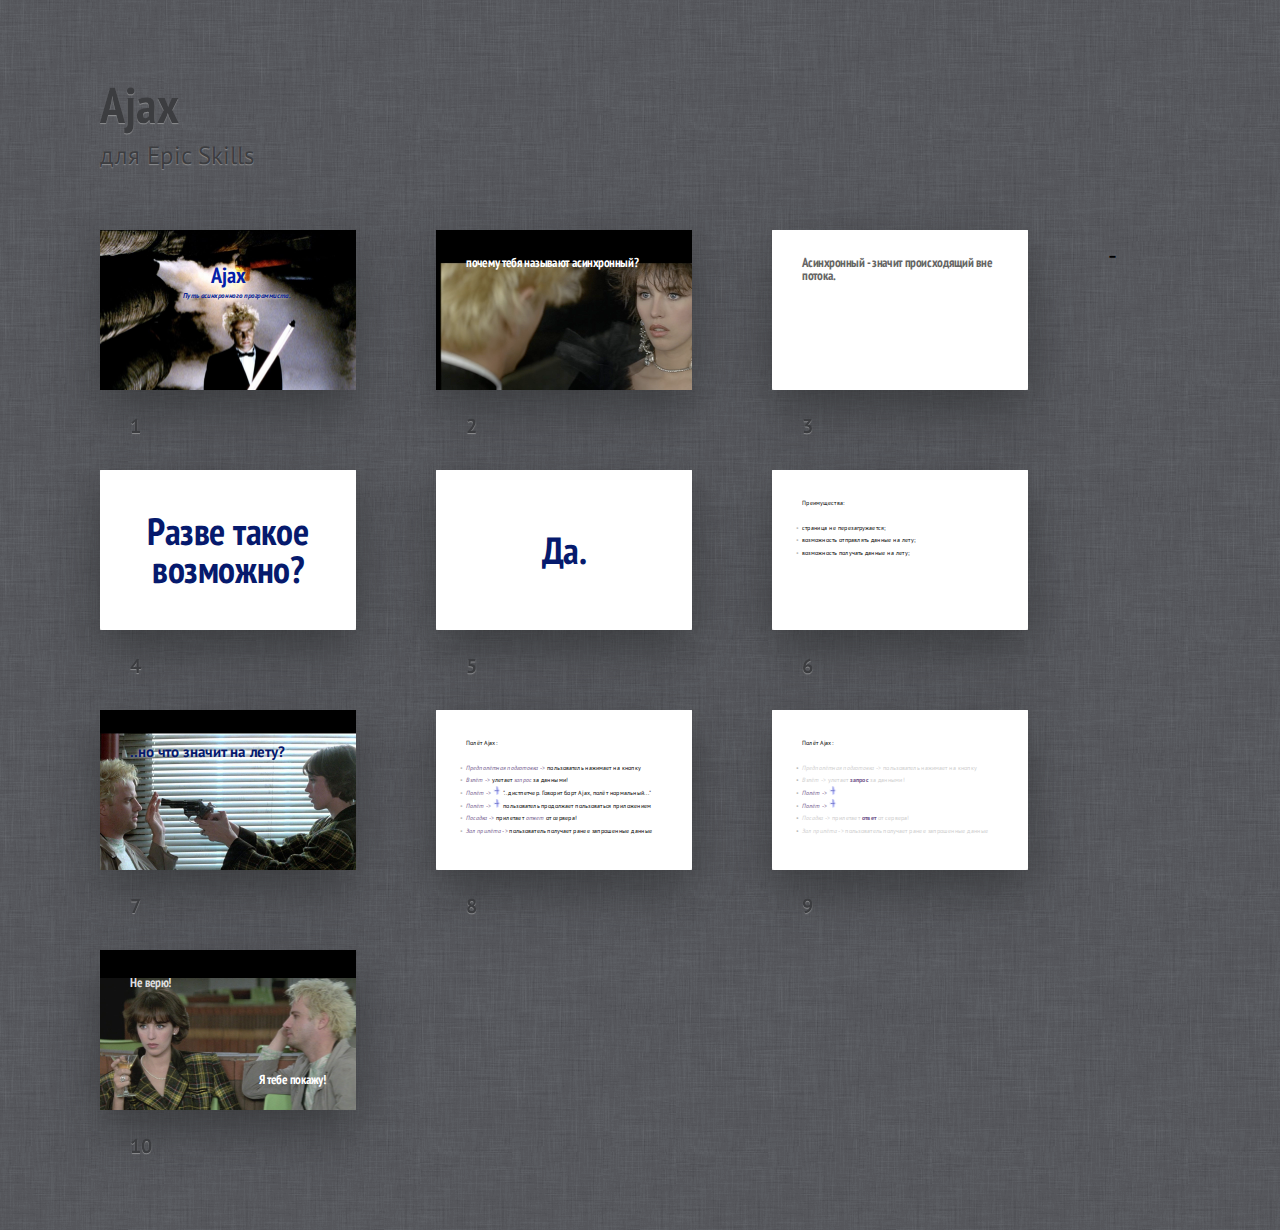
<file: lesson3.html>
<!DOCTYPE HTML>
<html lang="en">
<head>
    <title>lesson2. vanilla JS</title>

    <meta charset="utf-8">
    <meta name="viewport" content="width=792, user-scalable=no">
    <meta http-equiv="x-ua-compatible" content="ie=edge">
    <link rel="stylesheet" href="shower/themes/ribbon/styles/screen.css">
    <script src="http://code.jquery.com/jquery-1.10.2.js"></script>
    <!--
        To apply styles to the certain slides
        set slide ID to get needed elements
        -->
    <style>
        #Cover h2 {
            margin:30px 0 0;
            color:#FFF;
            text-align:center;
            font-size:70px;
        }
        #Cover p {
            margin:10px 0 0;
            text-align:center;
            color:#FFF;
            font-style:italic;
            font-size:20px;
        }
        #Cover p a {
            color:#FFF;
        }
        #Picture h2 {
            color:#FFF;
        }
        #SeeMore h2 {
            font-size:100px
        }
        #SeeMore img {
            width:0.72em;
            height:0.72em;
        }
    </style>
</head>
<body class="list">
<header class="caption">
    <h1>Ajax</h1>
    <p>для Epic Skills</p>
</header>

<section class="slide cover" id="Cover"><div>
    <h2 style="color:#061fa7; text-shadow:1px 1px 15px #fff; font-size: 3.5em"><b>Ajax</b></h2>
    <p style="color:#062194; text-shadow:1px 1px 15px #fff; font-size: 1.1em; font-weight: bold; padding-left: 69px">Путь асинхронного программиста.</p>
    <img src="pictures/lesson3/beginnings.jpg" alt="">
    <!-- photo by John Carey, fiftyfootshadows.net -->
</div></section>

<section class="slide cover"><div>
    <h2 style="color:#fff">почему тебя называют асинхронный?</h2>
    <img src="pictures/lesson3/ajax.jpg" alt=""/>
</div></section>

<section class="slide"><div>
    <h2>Асинхронный - значит происходящий вне потока.</h2>
</div></section>

<section class="slide shout"><div>
    <h2 style="color:#061a6d; text-shadow:1px 1px 15px #fff">Разве такое возможно?</h2>
</div></section>

<section class="slide shout"><div>
    <h2 style="color:#061a6d; text-shadow:1px 1px 15px #fff">Да.</h2>
</div></section>

<section class="slide"><div>
    <p>Преимущества:</p>
    <ul>
        <li class="next">cтраница не перезагружается;</li>
        <li class="next">возможность отправлять данные на лету;</li>
        <li class="next">возможность получать данные на лету;</li>
    </ul>
</div></section>

<section class="slide cover"><div>
    <p style="font-size:2.4em; font-weight: bold; color:#061a6d; text-shadow:1px 1px 15px #fff">..но что значит на лету?</p>
    <img src="pictures/lesson3/send.jpg">
</div></section>

<section class="slide"><div>
    <p>Полёт Ajax:</p>
    <ul>
        <li class="next"><i style="color:#70588b">Предполётная подготовка -></i> пользователь нажимает на кнопку</li>
        <li class="next"><i style="color:#70588b">Взлёт -></i> улетает <em style="color:#70588b">запрос</em> за данными!</li>
        <li class="next"><i style="color:#70588b">Полёт -></i> <img src="pictures/lesson3/preloader.gif"> ".. дистпетчер. Говорит борт Ajax, полёт нормальный..."</li>
        <li class="next"><i style="color:#70588b">Полёт -></i> <img src="pictures/lesson3/preloader.gif"> пользователь продолжает пользоваться приложением</li>
        <li class="next"><i style="color:#70588b">Посадка -></i> прилетает <em style="color:#70588b">ответ</em> от сервера!</li>
        <li class="next"><i style="color:#70588b">Зал прилёта -></i> пользователь получает ранее запрошенные данные</li>
    </ul>
</div></section>

<section class="slide"><div>
    <p>Полёт Ajax:</p>
    <ul style="color:#cecece">
        <li><i>Предполётная подготовка -></i> пользователь нажимает на кнопку</li>
        <li><i>Взлёт -></i> улетает <b style="color:#70588b">запрос</b> за данными!</li>
        <li><i style="color:#70588b">Полёт -></i> <img src="pictures/lesson3/preloader.gif"> </li>
        <li><i style="color:#70588b">Полёт -></i> <img src="pictures/lesson3/preloader.gif"> </li>
        <li><i>Посадка -></i> прилетает <b style="color:#70588b">ответ</b> от сервера!</li>
        <li><i>Зал прилёта -></i> пользователь получает ранее запрошенные данные</li>
    </ul>
</div></section>

<section class="slide cover"><div>
    <h2 style="color:#ddd">Не верю!</h2>
    </br>
    </br>
    </br>
    </br>
    </br>
    </br>
    <h2 style="color:#fff; float:right">Я тебе покажу!</h2>
    <img src="pictures/lesson3/example.jpg">
</div></section>                                   -

<!--
    To hide progress bar from entire presentation
    just remove “progress” element.
    -->
<div class="progress"><div></div></div>
<script src="shower/shower.min.js"></script>
<!-- Copyright © 2013 Yours Truly, Famous Inc. -->
</body>
</html>
</file>
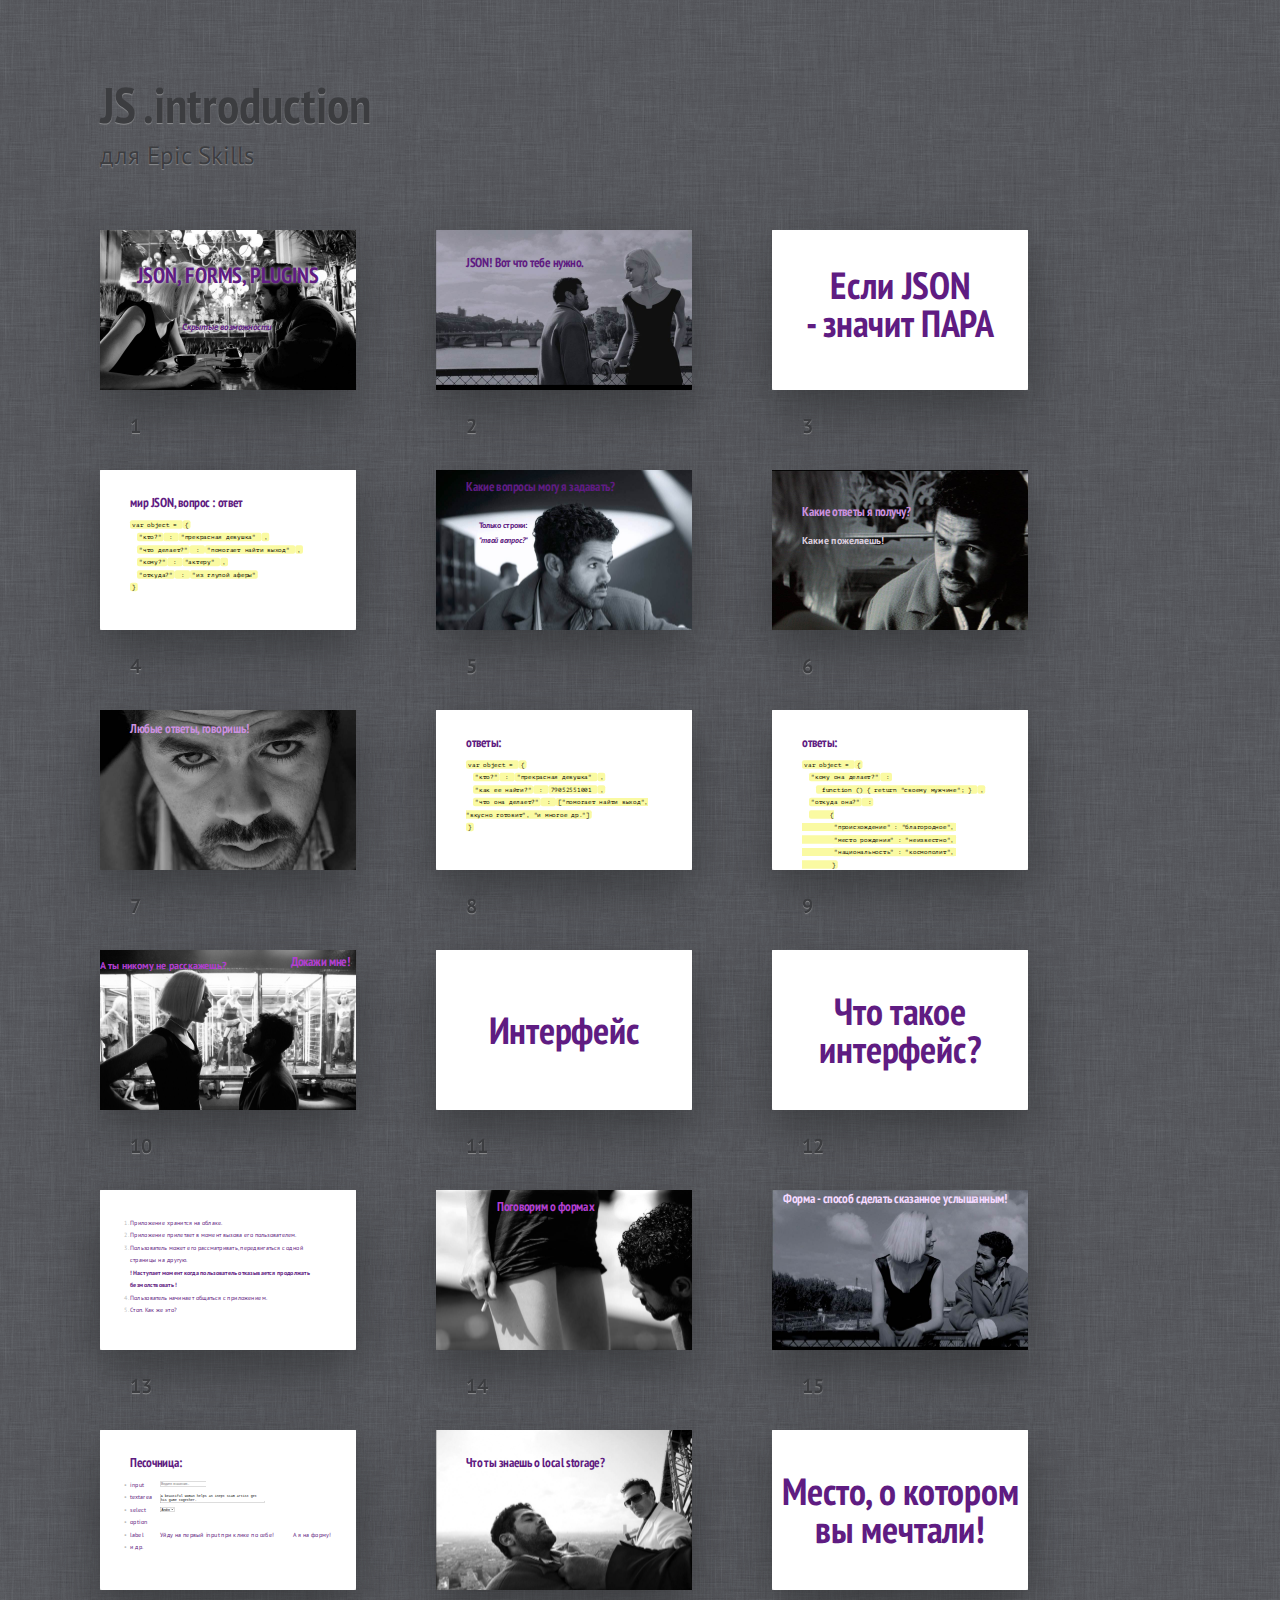
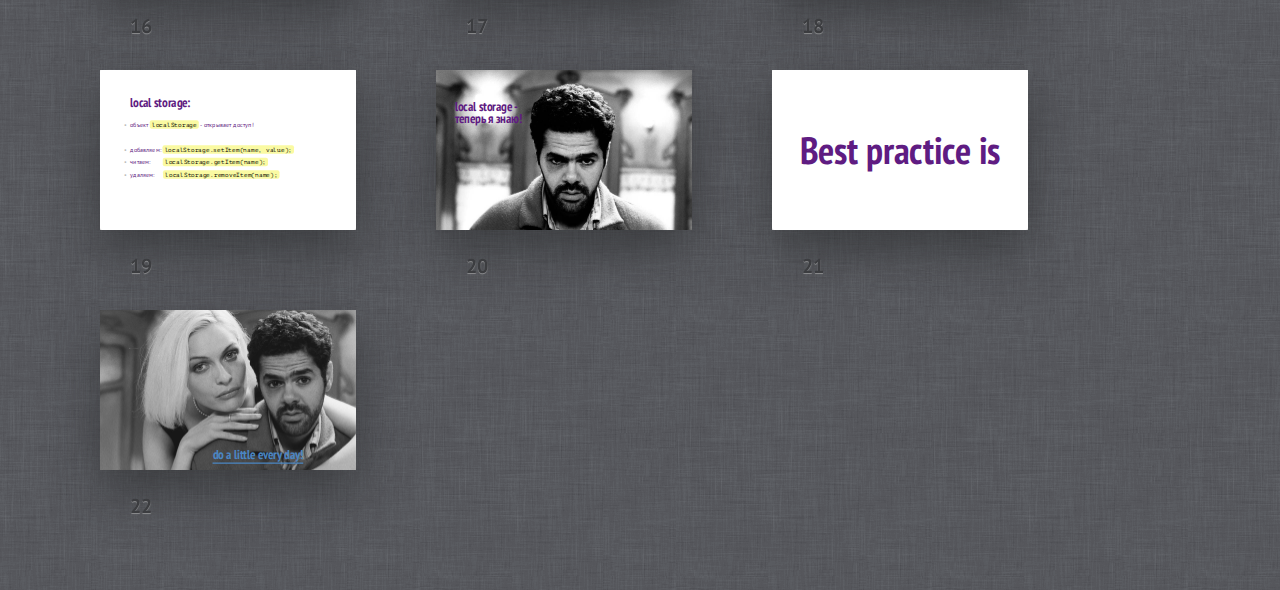
<file: lesson4.html>
<!DOCTYPE html>
<html>
<head>
    <title>lesson4. JSON, Forms, Plugins</title>

    <meta charset="utf-8">
    <meta name="viewport" content="width=792, user-scalable=no">
    <meta http-equiv="x-ua-compatible" content="ie=edge">
    <link rel="stylesheet" href="shower/themes/ribbon/styles/screen.css">
    <script src="http://code.jquery.com/jquery-1.10.2.js"></script>
    <!--
        To apply styles to the certain slides
        set slide ID to get needed elements
        -->
    <style>
        #Cover h2 {
            margin:30px 0 0;
            color:#FFF;
            text-align:center;
            font-size:70px;
        }
        #Cover p {
            margin:10px 0 0;
            text-align:center;
            color:#FFF;
            font-style:italic;
            font-size:20px;
        }
        #Cover p a {
            color:#FFF;
        }
        #Picture h2 {
            color:#FFF;
        }
        #SeeMore h2 {
            font-size:100px
        }
        #SeeMore img {
            width:0.72em;
            height:0.72em;
        }
            /* Open lesson styles */
        .slide h2, .slide p, .slide li, .slide b, .slide i {color:#5f1c82}
    </style>
</head>
<body class="list">
    <header class="caption">
        <h1>JS .introduction</h1>
        <p>для Epic Skills</p>
    </header>

    <section class="slide cover" id="Cover"><div>
        <h2 style="color:#5f1c82; text-shadow:1px 1px 15px #fff; font-size: 3.5em"><b>JSON, FORMS, PLUGINS</b></h2>
        <p style="color:#5f1c82; text-shadow:1px 1px 15px #fff; font-size: 1.4em; font-weight: bold; padding: 120px 10px 0 0">Скрытые возможности</p>
        <img src="pictures/lesson4/intro.jpg" alt="">
    </div></section>

    <section class="slide cover"><div>
        <h2>JSON! Вот что тебе нужно.</h2>
        <img src="pictures/lesson4/JSON.jpg" alt="">
    </div></section>

    <section class="slide shout"><div>
        <h2>Если JSON <p class="next">- значит ПАРА</p></h2>
    </div></section>

    <section class="slide"><div>
        <h2>мир JSON, вопрос : ответ</h2>
        <code>var object = </code>
        <code class="next">{</code>
        </br>
        &nbsp;&nbsp;&nbsp;&nbsp;<code class="next">"кто?"</code><code class="next"> : </code><code class="next"> "прекрасная девушка" </code><code class="next">,</code>
        </br>
        &nbsp;&nbsp;&nbsp;&nbsp;<code class="next">"что делает?"</code><code class="next"> : </code><code class="next"> "помогает найти выход" </code><code class="next">,</code>
        </br>
        &nbsp;&nbsp;&nbsp;&nbsp;<code class="next">"кому?"</code><code class="next"> : </code><code class="next"> "актеру" </code><code class="next">,</code>
        </br>
        &nbsp;&nbsp;&nbsp;&nbsp;<code class="next">"откуда?"</code><code class="next"> : </code><code class="next"> "из глупой аферы" </code>
        </br>
        <code class="next">}</code>
    </div></section>

    <section class="slide cover"><div>
        <h2 style="position:absolute; top:40px">Какие вопросы могу я задавать?</h2>
        <b style="position:absolute; top:190px; left:170px; font-size: 1.2em" class="next">Только строки: </br><i>"твой вопрос?"</i></b>
        <img src="pictures/lesson4/question.jpg">
    </div></section>

    <section class="slide cover"><div>
        <h2 style="color:#ca90de; position:absolute; top:140px">Какие ответы я получу?</h2>
        <b style="color:#dbcddd; position:absolute; top:240px; font-size: 1.6em" class="next">Какие пожелаешь!</b>
        <img src="pictures/lesson4/answer.jpg">
    </div></section>

    <section class="slide cover"><div>
        <h2 style="color:#ca90de; position:absolute; top:50px">Любые ответы, говоришь!</h2>
        <img src="pictures/lesson4/wonder_JSON.jpg">
    </div></section>

    <section class="slide"><div>
        <h2>ответы:</h2>
        <code>var object = </code>
        <code class="next">{</code>
            </br>
            &nbsp;&nbsp;&nbsp;&nbsp;<code class="next">"кто?"</code><code class="next"> : </code><code class="next"> "прекрасная девушка" </code><code class="next">,</code>
            </br>
            &nbsp;&nbsp;&nbsp;&nbsp;<code class="next">"как ее найти?"</code><code class="next"> : </code><code class="next"> 79052551001 </code><code class="next">,</code>
            </br>
            &nbsp;&nbsp;&nbsp;&nbsp;<code class="next">"что она делает?"</code><code class="next"> : </code><code class="next"> ["помогает найти выход", "вкусно готовит", "и многое др."] </code>
        </br>
        <code class="next">}</code>
    </div></section>

    <section class="slide"><div>
        <h2>ответы:</h2>
        <code>var object = </code>
        <code class="next">{</code>
            </br>
            &nbsp;&nbsp;&nbsp;&nbsp;<code class="next">"кому она делает?"</code><code class="next"> : </code>
            </br>
            &nbsp;&nbsp;&nbsp;&nbsp;&nbsp;&nbsp;&nbsp;&nbsp;<code class="next"> function () { return "своему мужчине"; } </code><code class="next">,</code>
            </br>
            &nbsp;&nbsp;&nbsp;&nbsp;<code class="next">"откуда она?"</code><code class="next"> :</code>
            </br>
            &nbsp;&nbsp;&nbsp;&nbsp;<code class="next">
            &nbsp;&nbsp;&nbsp;&nbsp;{
            </br>
            &nbsp;&nbsp;&nbsp;&nbsp;&nbsp;&nbsp;&nbsp;&nbsp;<code>"происхождение" : "благородное",</code>
            &nbsp;&nbsp;&nbsp;&nbsp;&nbsp;&nbsp;&nbsp;&nbsp;<code>"место рождения" : "неизвестно",</code>
            &nbsp;&nbsp;&nbsp;&nbsp;&nbsp;&nbsp;&nbsp;&nbsp;<code>"национальность" : "космополит",</code>
            </br>
            &nbsp;&nbsp;&nbsp;&nbsp;&nbsp;&nbsp;&nbsp;&nbsp;} </code>

    </div></section>

    <section class="slide cover"><div>
        <h2 style="color:#b23fd1; position:absolute; top:20px; right: 25px" class="next">Докажи мне!</h2>
        <b style="color:#b23fd1; position:absolute; top:20px; left:0; font-size: 1.6em" class="next">А ты никому не расскажешь?</b>
        <img src="pictures/lesson4/wanna_try.jpg">
    </div></section>

    <section class="slide shout"><div>
        <h2>Интерфейс</h2>
    </div></section>

    <section class="slide shout"><div>
        <h2>Что такое интерфейс?</h2>
    </div></section>

    <section class="slide"><div>
        <ol>
            <li class="next">Приложение хранится на облаке.</li>
            <li class="next">Приложение прилетает в момент вызова его пользователем.</li>
            <li class="next">Пользователь может его рассматривать, передвигаться с одной страницы на другую.</li>
            <b class="next">! Наступает момент когда пользователь отказывается продолжать безмолствовать !</b>
            <li class="next">Пользователь начинает общаться с приложением.</li>
            <li class="next">Стоп. Как же это?</li>
        </ol>
    </div></section>

    <section class="slide cover"><div>
        <h2 style="color:#b23fd1; position:absolute; top:40px; left: 245px">Поговорим о формах</h2>
        <img src="pictures/lesson4/form.jpg">
    </div></section>

    <section class="slide cover"><div>
        <h2 style="color:#f4d9ff; position:absolute; top:10px; left: 45px">Форма - способ сделать сказанное услышанным!</h2>
        <img src="pictures/lesson4/forms_meaning.jpg">
    </div></section>

    <section class="slide"><div>
        <h2>Песочница:</h2>
        <ul>
            <li class="next">input      <input id="something_new" style="position:absolute; left:240px; top:205px" placeholder="Ведите значение.."/></li>
            <li class="next">textarea   <textarea id="letter" style="position:absolute; left:240px; top:255px" cols="50" rows="2">A beautiful woman helps an inept scam artist get his game together.</textarea></li>
            <li class="next">select     <select style="position:absolute; left:240px; top:308px"><option>Andre</option><option>Angel</option><option>Frank</option><option>Pedro</option></select></li>
            <li class="next">option</li>
            <li class="next">label      <label style="position:absolute; left:290px; top:392px; cursor:pointer" for="something_new">Уйду на первый input при клике по себе!</label><label style="position:absolute; right:100px; top:392px; cursor:pointer" for="letter">А я на форму!</label></li>
            <li class="next">и др.</li>
        </ul>
    </div></section>

    <section class="slide cover"><div>
        <h2>Что ты знаешь о local storage?</h2>
        <img src="pictures/lesson4/localStorage.jpg">
    </div></section>

    <section class="slide shout"><div>
        <h2>Место, о котором вы мечтали!</h2>
    </div></section>

    <section class="slide"><div>
        <h2>local storage:</h2>
        <ul>
            <li>объект <code>localStorage</code> - открывает доступ!</li>
            </br>
            <li class="next">добавляем: <code>localStorage.setItem(name, value);</code></li>
            <li class="next">читаем: &nbsp;&nbsp;&nbsp;&nbsp;&nbsp;&nbsp;<code>localStorage.getItem(name);</code></li>
            <li class="next">удаляем: &nbsp;&nbsp;&nbsp;&nbsp;<code>localStorage.removeItem(name);</code></li>
        </ul>
    </div></section>

    <section class="slide cover"><div>
        <h2 style="position: absolute; top:120px; left:75px">local storage -</br> теперь я знаю!</h2>
        <img src="pictures/lesson4/iknow.jpg">
    </div></section>

    <section class="slide shout"><div>
        <h2>Best practice is</h2>
    </div></section>

    <section class="slide cover"><div>
        <h2 style="position: absolute; bottom:0px; left:450px"><a href="http://web-standards.ru/books/">do a little every day!</a></h2>
        <img src="pictures/lesson4/everyday.jpg">
    </div></section>
    <!--
        To hide progress bar from entire presentation
        just remove “progress” element.
        -->
    <div class="progress"><div></div></div>
    <script src="shower/shower.min.js"></script>
    <!-- Copyright © 2013 Yours Truly, Famous Inc. -->
</body>
</html>
</file>
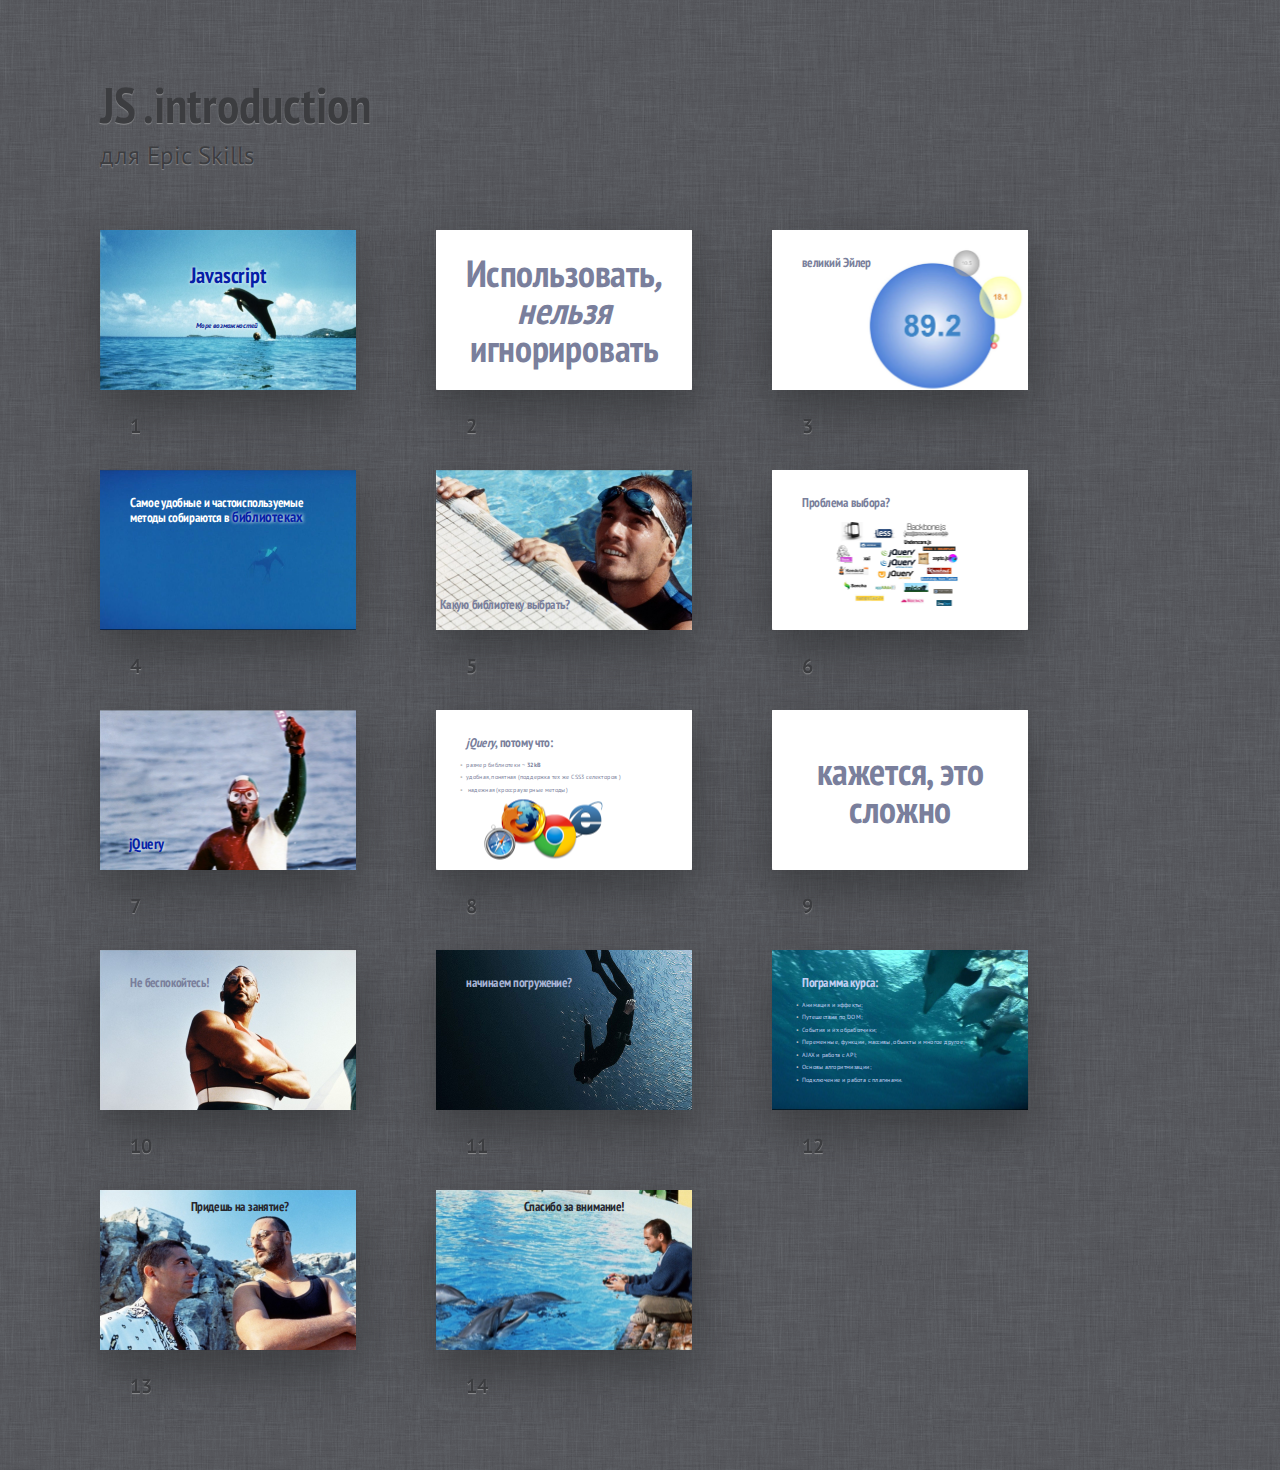
<file: open_lesson.html>
<!DOCTYPE HTML>
<html lang="en">
<head>
    <title>JS .open lesson</title>

    <meta charset="utf-8">
    <meta name="viewport" content="width=792, user-scalable=no">
    <meta http-equiv="x-ua-compatible" content="ie=edge">
    <link rel="stylesheet" href="shower/themes/ribbon/styles/screen.css">
    <script src="http://code.jquery.com/jquery-1.10.2.js"></script>
    <!--
        To apply styles to the certain slides
        set slide ID to get needed elements
        -->
    <style>
        #Cover h2 {
            margin:30px 0 0;
            color:#FFF;
            text-align:center;
            font-size:70px;
        }
        #Cover p {
            margin:10px 0 0;
            text-align:center;
            color:#FFF;
            font-style:italic;
            font-size:20px;
        }
        #Cover p a {
            color:#FFF;
        }
        #Picture h2 {
            color:#FFF;
        }
        #SeeMore h2 {
            font-size:100px
        }
        #SeeMore img {
            width:0.72em;
            height:0.72em;
        }
        /* Open lesson styles */
        .slide h2, .slide p, .slide li {color:#7a7f9c}
    </style>
</head>
<body class="list">
<header class="caption">
    <h1>JS .introduction</h1>
    <p>для Epic Skills</p>
</header>

<section class="slide cover" id="Cover"><div>
    <h2 style="color:#061fa7; text-shadow:1px 1px 15px #fff; font-size: 3.5em"><b>Javascript</b></h2>
    <p style="color:#062194; text-shadow:1px 1px 15px #fff; font-size: 1.1em; font-weight: bold; padding: 120px 10px 0 0">Море возможностей</p>
    <img src="pictures/open_lesson/intro.jpg" alt="">
</div></section>

<section class="slide shout"><div>
    <h2><strong>Использовать</strong><i class="next">,</i> <em>нельзя</em> <strong>игнорировать</strong></h2>
</div></section>

<section class="slide cover"><div>
    <h2>великий Эйлер</h2>
    <img src="pictures/open_lesson/browsers_js_usage.jpg">
</div></section>

<section class="slide cover"><div>
    <h2 style="color:#fff">Самое удобные и частоиспользуемые методы собираются в <b style="color:#061fa7; text-shadow:1px 1px 15px #fff; font-size: 1.2em">библиотеках</b></h2>
    <img src="pictures/open_lesson/full_of_opportunities.jpg">
</div></section>

<section class="slide cover"><div>
    <h2 style="position: absolute; bottom: 40px; left:15px">Какую библиотеку выбрать?</h2>
    <img src="pictures/open_lesson/what_to_choose.jpg">
</div></section>

<section class="slide"><div>
    <h2>Проблема выбора?</h2>
    <img src="pictures/open_lesson/js_frameworks.jpg" style="padding: 0 0 0 130px">
</div></section>

<section class="slide cover"><div>
    <h2 style="color:#061fa7; text-shadow:1px 1px 15px #fff; font-size: 2.4em; position: absolute; bottom: 40px; left:115px">jQuery</h2>
    <img src="pictures/open_lesson/found.jpg">
</div></section>

<section class="slide"><div>
    <h2><em>jQuery</em>, потому что:</h2>
    <ul>
        <li class="next">размер библиотеки ~ <b>32kB</b></li>
        <li class="next">удобная, понятная (поддержка тех же CSS3 селекторов )</li>
        <li class="next">
            надежная (кроссраузерные методы)
            <img src="pictures/open_lesson/browsers.png">
        </li>
    </ul>
</div></section>

<section class="slide shout"><div>
    <h2>кажется, это сложно</h2>
</div></section>

<section class="slide cover"><div>
    <h2>Не беспокойтесь!</h2>
    <img src="pictures/open_lesson/enzo.jpg">
</div></section>

<section class="slide cover"><div>
    <h2 style="color:#a8b4d5">начинаем погружение?</h2>
    <img src="pictures/open_lesson/deep_blue.jpg">
</div></section>

<section class="slide cover"><div>
    <h2 style="color:#c3cff3">Пограмма курса:</h2>
        <ul>
            <li style="color:#c3cff3">Анимация и эффекты;</li>
            <li style="color:#c3cff3">Путешествия по DOM;</li>
            <li style="color:#c3cff3">События и их обработчики;</li>
            <li style="color:#c3cff3">Переменные, функции, массивы, объекты и многое другое;</li>
            <li style="color:#c3cff3">AJAX и работа с API;</li>
            <li style="color:#c3cff3">Основы алгоритмизации;</li>
            <li style="color:#c3cff3">Подключение и работа с плагинами.</li>
        </ul>

    <img src="pictures/open_lesson/plan.jpg">
</div></section>

<section class="slide cover"><div>
    <h2 style="color:#27272f; position: absolute; top:40px; right:270px">Придешь на занятие?</h2>
    <img src="pictures/open_lesson/roberto.jpg">
</div></section>

<section class="slide cover"><div>
    <h2 style="color:#27272f; position: absolute; top:40px; right:270px">Спасибо за внимание!</h2>
    <img src="pictures/open_lesson/thanks.jpg">
</div></section>

<!--
    To hide progress bar from entire presentation
    just remove “progress” element.
    -->
<div class="progress"><div></div></div>
<script src="shower/shower.min.js"></script>
<!-- Copyright © 2013 Yours Truly, Famous Inc. -->
</body>
</html>
</file>
<file: shower/themes/bright/styles/screen.css>
@font-face{font-family:'Open Sans';src:url(../fonts/OpenSans.woff) format("woff")}@font-face{font-weight:bold;font-family:'Open Sans';src:url(../fonts/OpenSans.Bold.woff) format("woff")}@font-face{font-style:italic;font-family:'Open Sans';src:url(../fonts/OpenSans.Italic.woff) format("woff")}@font-face{font-style:italic;font-weight:bold;font-family:'Open Sans';src:url(../fonts/OpenSans.Bold.Italic.woff) format("woff")}@font-face{font-family:'Open Sans Light';src:url(../fonts/OpenSans.Light.woff) format("woff")}@font-face{font-family:'Anka Coder';src:url(../fonts/Anka.Coder.woff) format("woff")}@font-face{font-style:italic;font-family:'Anka Coder';src:url(../fonts/Anka.Coder.Italic.woff) format("woff")}html,body,div,span,applet,object,iframe,h1,h2,h3,h4,h5,h6,p,blockquote,pre,a,abbr,acronym,address,big,cite,code,del,dfn,em,img,ins,kbd,q,s,samp,small,strike,strong,sub,sup,tt,var,b,u,i,center,dl,dt,dd,ol,ul,li,fieldset,form,label,legend,table,caption,tbody,tfoot,thead,tr,th,td,article,aside,canvas,details,embed,figure,figcaption,footer,header,hgroup,menu,nav,output,ruby,section,summary,time,mark,audio,video{margin:0;padding:0;border:0;font-size:100%;font:inherit;vertical-align:baseline}article,aside,details,figcaption,figure,footer,header,hgroup,menu,nav,section{display:block}body{line-height:1}ol,ul{list-style:none}blockquote,q{quotes:none}blockquote:before,blockquote:after,q:before,q:after{content:'';content:none}table{border-collapse:collapse;border-spacing:0}body{counter-reset:slide;font:24px/2 'Open Sans', sans-serif}a{text-decoration:none}.caption{display:none;margin:0 0 60px;padding:0 50px 0 0;color:#555}.caption h1{font:50px 'Open Sans Light', sans-serif}.caption a{color:#52a2df}.caption a:hover{border-bottom:0.1em solid}.badge{position:absolute;top:0;right:0;display:none;overflow:hidden;visibility:hidden;width:11em;height:11em;line-height:2.5;font-size:15px}.badge a{position:absolute;bottom:50%;right:-50%;left:-50%;visibility:visible;background:#52a2df;color:#FFF;text-align:center;-webkit-transform-origin:50% 100%;-moz-transform-origin:50% 100%;-ms-transform-origin:50% 100%;-o-transform-origin:50% 100%;transform-origin:50% 100%;-webkit-transform:rotate(45deg) translateY(-1em);-moz-transform:rotate(45deg) translateY(-1em);-ms-transform:rotate(45deg) translateY(-1em);-o-transform:rotate(45deg) translateY(-1em);transform:rotate(45deg) translateY(-1em)}.slide{position:relative;width:1024px;height:640px;background:#FFF;color:#000;-webkit-print-color-adjust:exact;-webkit-text-size-adjust:none;-moz-text-size-adjust:none;-ms-text-size-adjust:none}.slide:after{position:absolute;right:0;bottom:45px;left:0;color:#AAA;counter-increment:slide;content:counter(slide);text-align:center;line-height:1}.slide>div{position:absolute;top:0;left:0;overflow:hidden;padding:100px 96px 0 128px;width:800px;height:540px}.debug .slide{background-image:url(../images/grid-16x10.svg)}.slide h2{margin:0 0 58px;font:48px/1 'Open Sans Light', sans-serif}.slide p{margin:0 0 48px}.slide a{border-bottom:0.1em solid;color:#52a2df}.slide b,.slide strong{font-weight:bold}.slide i,.slide em{font-style:italic}.slide kbd,.slide code,.slide samp{padding:2px 7px;background:rgba(0,0,0,0.1);-moz-tab-size:4;-o-tab-size:4;tab-size:4;line-height:1;font-family:'Anka Coder', monospace}.slide blockquote{font-style:italic}.slide blockquote:before{position:absolute;margin:-50px 0 0 -100px;color:#DDD;content:'\201C';line-height:1;font-size:200px}.slide blockquote+figcaption{margin:-48px 0 48px;font-style:italic;font-weight:bold}.slide ol,.slide ul{margin:0 0 48px;counter-reset:list}.slide ol li,.slide ul li{text-indent:-2em}.slide ol li:before,.slide ul li:before{display:inline-block;width:2em;color:#AAA;text-align:right}.slide ol ol,.slide ol ul,.slide ul ol,.slide ul ul{margin:0 0 0 2em}.slide ul>li:before{content:'\2022\00A0\00A0\2009'}.slide ul>li:lang(ru):before{content:'\2014\00A0\2009'}.slide ol>li:before{counter-increment:list;content:counter(list) ".\00A0\2009"}.slide pre{margin:0 0 45px;padding:3px 0 0;counter-reset:code;white-space:normal}.slide pre code{display:block;padding:0;background:none;white-space:pre;line-height:2}.slide pre code:before{position:absolute;margin-left:-50px;color:#AAA;counter-increment:code;content:counter(code,decimal-leading-zero) "."}.slide pre code:only-child:before{content:''}.slide pre mark{background:none;color:#52a2df;font-style:normal}.slide pre mark.important{padding:3px 7px 0;background:#52a2df;color:#FFF}.slide pre mark.comment{color:#AAA}.slide table{margin:0 0 50px;width:100%;border-collapse:collapse;border-spacing:0}.slide table th,.slide table td{background:url("[data-uri]") 0 100% repeat-x}.slide table th{text-align:left;font-weight:bold}.slide table.striped tr:nth-child(even){background:#f1f7fc}.slide.cover,.slide.shout{z-index:1}.slide.cover:after,.slide.shout:after{content:''}.slide.cover{background:#000}.slide.cover img,.slide.cover svg,.slide.cover video,.slide.cover object,.slide.cover canvas{position:absolute;top:0;left:0;z-index:-1}.slide.cover.w img,.slide.cover.w svg,.slide.cover.w video,.slide.cover.w object,.slide.cover.w canvas{top:50%;width:100%;-webkit-transform:translateY(-50%);-moz-transform:translateY(-50%);-ms-transform:translateY(-50%);-o-transform:translateY(-50%);transform:translateY(-50%)}.slide.cover.h img,.slide.cover.h svg,.slide.cover.h video,.slide.cover.h object,.slide.cover.h canvas{left:50%;height:100%;-webkit-transform:translateX(-50%);-moz-transform:translateX(-50%);-ms-transform:translateX(-50%);-o-transform:translateX(-50%);transform:translateX(-50%)}.slide.cover.w.h img,.slide.cover.w.h svg,.slide.cover.w.h video,.slide.cover.w.h object,.slide.cover.w.h canvas{top:0;left:0;-webkit-transform:none;-moz-transform:none;-ms-transform:none;-o-transform:none;transform:none}.slide.shout{background:#52a2df}.slide.shout h2{position:absolute;top:50%;left:128px;right:96px;color:#FFF;font-size:100px;-webkit-transform:translateY(-50%);-moz-transform:translateY(-50%);-ms-transform:translateY(-50%);-o-transform:translateY(-50%);transform:translateY(-50%)}.slide .place{position:absolute;top:50%;left:50%;-webkit-transform:translate(-50%, -50%);-moz-transform:translate(-50%, -50%);-ms-transform:translate(-50%, -50%);-o-transform:translate(-50%, -50%);transform:translate(-50%, -50%)}.slide .place.t.l,.slide .place.t.r,.slide .place.b.r,.slide .place.b.l{-webkit-transform:none;-moz-transform:none;-ms-transform:none;-o-transform:none;transform:none}.slide .place.t,.slide .place.b{-webkit-transform:translate(-50%, 0);-moz-transform:translate(-50%, 0);-ms-transform:translate(-50%, 0);-o-transform:translate(-50%, 0);transform:translate(-50%, 0)}.slide .place.l,.slide .place.r{-webkit-transform:translate(0, -50%);-moz-transform:translate(0, -50%);-ms-transform:translate(0, -50%);-o-transform:translate(0, -50%);transform:translate(0, -50%)}.slide .place.t,.slide .place.t.l,.slide .place.t.r{top:0}.slide .place.r{right:0;left:auto}.slide .place.b,.slide .place.b.r,.slide .place.b.l{top:auto;bottom:0}.slide .place.l{left:0}.slide footer{position:absolute;left:0;right:0;bottom:-640px;z-index:1;display:none;padding:20px 96px 20px 128px;background:#fafac4;box-shadow:0 0 0 2px rgba(0,0,0,0.05);-webkit-transition:bottom 0.3s;-moz-transition:bottom 0.3s;-o-transition:bottom 0.3s;transition:bottom 0.3s}.slide:hover footer{bottom:0}@media screen{.list{position:absolute;clip:rect(0, auto, auto, 0);padding:50px 0 50px 50px;background:#e2e2e2 url(../images/mesh.png) 50% 0;text-align:center}.list .caption,.list .badge{display:block}.list .slide{position:relative;top:270px;display:inline-block;margin:-270px -462px 0 0;text-align:left;-webkit-transform-origin:0 0;-moz-transform-origin:0 0;-ms-transform-origin:0 0;-o-transform-origin:0 0;transform-origin:0 0;-webkit-transform:scale(0.5);-moz-transform:scale(0.5);-ms-transform:scale(0.5);-o-transform:scale(0.5);transform:scale(0.5)}.list .slide:before{position:absolute;top:0;left:0;z-index:-1;width:512px;height:320px;box-shadow:0 0 0 1px #DDD;content:'';-webkit-transform-origin:0 0;-moz-transform-origin:0 0;-ms-transform-origin:0 0;-o-transform-origin:0 0;transform-origin:0 0;-webkit-transform:scale(2);-moz-transform:scale(2);-ms-transform:scale(2);-o-transform:scale(2);transform:scale(2)}.list .slide:after{top:100%;bottom:auto;padding-top:50px}.list .slide:hover:before{box-shadow:0 0 0 1px #eee,0 0 0 12px rgba(255,255,255,0.5)}.list .slide:target:before{box-shadow:0 0 10px 0 #3c96db,0 0 0 12px #52a2df}.list .slide:target:after{color:#52a2df}.list .slide>div:before{position:absolute;top:0;right:0;bottom:0;left:0;z-index:2;content:''}.list .slide.cover:after,.list .slide.shout:after{content:counter(slide)}.list .slide footer{display:block}.full{position:absolute;top:50%;left:50%;overflow:hidden;margin:-320px 0 0 -512px;width:1024px;height:640px;background:#000}.full .slide{position:absolute;top:0;left:0;margin-left:150%}.full .slide .next{visibility:hidden}.full .slide .next.active{visibility:visible}.full .slide:target{margin:0}.full .slide.shout.right h2,.full .slide.shout.up h2{opacity:0;-webkit-transition:all 0.4s ease-out;-moz-transition:all 0.4s ease-out;-o-transition:all 0.4s ease-out;transition:all 0.4s ease-out}.full .slide.shout.right:target h2,.full .slide.shout.up:target h2{opacity:1;-webkit-transform:translateX(0) translateY(-50%);-moz-transform:translateX(0) translateY(-50%);-ms-transform:translateX(0) translateY(-50%);-o-transform:translateX(0) translateY(-50%);transform:translateX(0) translateY(-50%)}.full .slide.shout.right h2{-webkit-transform:translateX(-100%) translateY(-50%);-moz-transform:translateX(-100%) translateY(-50%);-ms-transform:translateX(-100%) translateY(-50%);-o-transform:translateX(-100%) translateY(-50%);transform:translateX(-100%) translateY(-50%)}.full .slide.shout.up h2{-webkit-transform:translateX(0) translateY(100%);-moz-transform:translateX(0) translateY(100%);-ms-transform:translateX(0) translateY(100%);-o-transform:translateX(0) translateY(100%);transform:translateX(0) translateY(100%)}.full .progress{position:absolute;right:0;bottom:0;left:0;z-index:1}.full .progress div{position:absolute;left:0;bottom:0;width:0;height:8px;background:#52a2df;-webkit-transition:width 0.2s linear;-moz-transition:width 0.2s linear;-o-transition:width 0.2s linear;transition:width 0.2s linear}}@media screen and (-webkit-min-device-pixel-ratio: 2), screen and (min-resolution: 192dpi){.list{background-image:url(../images/mesh@2x.png);background-size:256px}}@media screen and (max-width: 1180px){.list .slide{top:430px;margin:-430px -718px 0 0;-webkit-transform:scale(0.25);-moz-transform:scale(0.25);-ms-transform:scale(0.25);-o-transform:scale(0.25);transform:scale(0.25)}}@media screen and (max-width: 1180px){.list .slide:before{width:256px;height:160px;-webkit-transform:scale(4);-moz-transform:scale(4);-ms-transform:scale(4);-o-transform:scale(4);transform:scale(4)}}@media screen and (max-width: 1180px){.list .slide:after{width:512px;-webkit-transform-origin:0 0;-moz-transform-origin:0 0;-ms-transform-origin:0 0;-o-transform-origin:0 0;transform-origin:0 0;-webkit-transform:scale(2);-moz-transform:scale(2);-ms-transform:scale(2);-o-transform:scale(2);transform:scale(2)}}@page{margin:0;size:1024px 640px}
</file>
<file: shower/themes/ribbon/styles/screen.css>
@font-face{font-family:'PT Sans';src:url(../fonts/PTSans.woff) format("woff")}@font-face{font-weight:bold;font-family:'PT Sans';src:url(../fonts/PTSans.Bold.woff) format("woff")}@font-face{font-style:italic;font-family:'PT Sans';src:url(../fonts/PTSans.Italic.woff) format("woff")}@font-face{font-style:italic;font-weight:bold;font-family:'PT Sans';src:url(../fonts/PTSans.Bold.Italic.woff) format("woff")}@font-face{font-family:'PT Sans Narrow';font-weight:bold;src:url(../fonts/PTSans.Narrow.Bold.woff) format("woff")}@font-face{font-family:'PT Mono';src:url(../fonts/PTMono.woff) format("woff")}html,body,div,span,applet,object,iframe,h1,h2,h3,h4,h5,h6,p,blockquote,pre,a,abbr,acronym,address,big,cite,code,del,dfn,em,img,ins,kbd,q,s,samp,small,strike,strong,sub,sup,tt,var,b,u,i,center,dl,dt,dd,ol,ul,li,fieldset,form,label,legend,table,caption,tbody,tfoot,thead,tr,th,td,article,aside,canvas,details,embed,figure,figcaption,footer,header,hgroup,menu,nav,output,ruby,section,summary,time,mark,audio,video{margin:0;padding:0;border:0;font-size:100%;font:inherit;vertical-align:baseline}article,aside,details,figcaption,figure,footer,header,hgroup,menu,nav,section{display:block}body{line-height:1}ol,ul{list-style:none}blockquote,q{quotes:none}blockquote:before,blockquote:after,q:before,q:after{content:'';content:none}table{border-collapse:collapse;border-spacing:0}body{counter-reset:slide;font:25px/2 'PT Sans', sans-serif}a{text-decoration:none}.caption{display:none;margin:0 0 50px;color:#3C3D40;text-shadow:0 1px 1px #8D8E90}.caption h1{font:bold 50px/1 'PT Sans Narrow', sans-serif}.caption a{color:#4b86c2;text-shadow:0 -1px 1px #1F3F60;text-decoration:none}.caption a:hover{color:#5e93c8}.badge{position:absolute;top:0;right:0;display:none;overflow:hidden;visibility:hidden;width:11em;height:11em;line-height:2.5;font-size:15px}.badge a{position:absolute;bottom:50%;right:-50%;left:-50%;visibility:visible;background:#4b86c2;box-shadow:0 0 1em rgba(0,0,0,0.3);color:#FFF;text-decoration:none;text-align:center;-webkit-transform-origin:50% 100%;-moz-transform-origin:50% 100%;-ms-transform-origin:50% 100%;-o-transform-origin:50% 100%;transform-origin:50% 100%;-webkit-transform:rotate(45deg) translateY(-1em);-moz-transform:rotate(45deg) translateY(-1em);-ms-transform:rotate(45deg) translateY(-1em);-o-transform:rotate(45deg) translateY(-1em);transform:rotate(45deg) translateY(-1em)}.badge a:hover{background:#568ec6}.slide{position:relative;width:1024px;height:640px;background:#FFF;color:#000;-webkit-print-color-adjust:exact;-webkit-text-size-adjust:none;-moz-text-size-adjust:none;-ms-text-size-adjust:none}.slide:after{position:absolute;top:0;right:119px;padding:20px 0 0;width:50px;height:80px;background:url(../images/ribbon.svg) no-repeat;color:#FFF;counter-increment:slide;content:counter(slide);text-align:center;font-size:20px}.slide>div{position:absolute;top:0;left:0;overflow:hidden;padding:105px 120px 0;width:784px;height:535px}.debug .slide{background:#fff url(../images/grid-16x10.svg) no-repeat}.slide h2{margin:0 0 37px;color:#666;font:bold 50px/1 'PT Sans Narrow', sans-serif}.slide p{margin:0 0 50px}.slide p.note{color:#999}.slide a{border-bottom:0.1em solid;color:#4b86c2}.slide b,.slide strong{font-weight:bold}.slide i,.slide em{font-style:italic}.slide kbd,.slide code,.slide samp{padding:3px 8px;border-radius:8px;background:#fafaa2;color:#000;-moz-tab-size:4;-o-tab-size:4;tab-size:4;line-height:1;font-family:'PT Mono', monospace}.slide blockquote{font-style:italic}.slide blockquote:before{position:absolute;margin:-16px 0 0 -80px;color:#CCC;font:200px/1 'PT Sans', sans-serif;content:'\201C'}.slide blockquote+figcaption{margin:-50px 0 50px;font-style:italic;font-weight:bold}.slide ol,.slide ul{margin:0 0 50px;counter-reset:list}.slide ol li,.slide ul li{text-indent:-2em}.slide ol li:before,.slide ul li:before{display:inline-block;width:2em;color:#BBB;text-align:right}.slide ol ol,.slide ol ul,.slide ul ol,.slide ul ul{margin:0 0 0 2em}.slide ul>li:before{content:'\2022\00A0\00A0'}.slide ul>li:lang(ru):before{content:'\2014\00A0\00A0'}.slide ol>li:before{counter-increment:list;content:counter(list) ".\00A0"}.slide pre{margin:0 0 49px;padding:1px 0 0;counter-reset:code;white-space:normal}.slide pre code{display:block;padding:0;background:none;white-space:pre;line-height:50px}.slide pre code:before{position:absolute;margin:0 0 0 -110px;width:100px;color:#BBB;text-align:right;counter-increment:code;content:counter(code,decimal-leading-zero) "."}.slide pre code:only-child:before{content:''}.slide pre mark{padding:3px 8px;border-radius:8px;background:#F7FCA0;color:#000;font-style:normal}.slide pre mark.important{background:#C00;color:#FFF;font-weight:normal}.slide pre mark.comment{padding:0;background:none;color:#999}.slide table{margin:0 0 50px;width:100%;border-collapse:collapse;border-spacing:0}.slide table th,.slide table td{background:url("[data-uri]") 0 100% repeat-x}.slide table th{text-align:left;font-weight:bold}.slide table.striped tr:nth-child(even){background:#EEE}.slide.cover,.slide.shout{z-index:1}.slide.cover:after,.slide.shout:after{visibility:hidden}.slide.cover{background:#000}.slide.cover img,.slide.cover svg,.slide.cover video,.slide.cover object,.slide.cover canvas{position:absolute;top:0;left:0;z-index:-1}.slide.cover.w img,.slide.cover.w svg,.slide.cover.w video,.slide.cover.w object,.slide.cover.w canvas{top:50%;width:100%;-webkit-transform:translateY(-50%);-moz-transform:translateY(-50%);-ms-transform:translateY(-50%);-o-transform:translateY(-50%);transform:translateY(-50%)}.slide.cover.h img,.slide.cover.h svg,.slide.cover.h video,.slide.cover.h object,.slide.cover.h canvas{left:50%;height:100%;-webkit-transform:translateX(-50%);-moz-transform:translateX(-50%);-ms-transform:translateX(-50%);-o-transform:translateX(-50%);transform:translateX(-50%)}.slide.cover.w.h img,.slide.cover.w.h svg,.slide.cover.w.h video,.slide.cover.w.h object,.slide.cover.w.h canvas{top:0;left:0;-webkit-transform:none;-moz-transform:none;-ms-transform:none;-o-transform:none;transform:none}.slide.shout{background-image:none}.slide.shout h2{position:absolute;top:50%;left:0;width:100%;text-align:center;line-height:1;font-size:150px;-webkit-transform:translateY(-50%);-moz-transform:translateY(-50%);-ms-transform:translateY(-50%);-o-transform:translateY(-50%);transform:translateY(-50%)}.slide .place{position:absolute;top:50%;left:50%;-webkit-transform:translate(-50%, -50%);-moz-transform:translate(-50%, -50%);-ms-transform:translate(-50%, -50%);-o-transform:translate(-50%, -50%);transform:translate(-50%, -50%)}.slide .place.t.l,.slide .place.t.r,.slide .place.b.r,.slide .place.b.l{-webkit-transform:none;-moz-transform:none;-ms-transform:none;-o-transform:none;transform:none}.slide .place.t,.slide .place.b{-webkit-transform:translate(-50%, 0);-moz-transform:translate(-50%, 0);-ms-transform:translate(-50%, 0);-o-transform:translate(-50%, 0);transform:translate(-50%, 0)}.slide .place.l,.slide .place.r{-webkit-transform:translate(0, -50%);-moz-transform:translate(0, -50%);-ms-transform:translate(0, -50%);-o-transform:translate(0, -50%);transform:translate(0, -50%)}.slide .place.t,.slide .place.t.l,.slide .place.t.r{top:0}.slide .place.r{right:0;left:auto}.slide .place.b,.slide .place.b.r,.slide .place.b.l{top:auto;bottom:0}.slide .place.l{left:0}.slide footer{position:absolute;left:0;right:0;bottom:-640px;z-index:1;display:none;padding:20px 120px;background:#fafaa2;box-shadow:0 0 0 2px #f0f0ac inset;-webkit-transition:bottom 0.3s;-moz-transition:bottom 0.3s;-o-transition:bottom 0.3s;transition:bottom 0.3s}.slide:hover footer{bottom:0}@media screen{.list{position:absolute;clip:rect(0, auto, auto, 0);padding:80px 0 40px 100px;background:#585a5e url(../images/linen.png)}.list .caption,.list .badge{display:block}.list .slide{float:left;margin:0 -412px -220px 0;-webkit-transform-origin:0 0;-moz-transform-origin:0 0;-ms-transform-origin:0 0;-o-transform-origin:0 0;transform-origin:0 0;-webkit-transform:scale(0.5);-moz-transform:scale(0.5);-ms-transform:scale(0.5);-o-transform:scale(0.5);transform:scale(0.5)}.list .slide:before{position:absolute;top:0;left:0;z-index:-1;width:512px;height:320px;box-shadow:0 0 30px rgba(0,0,0,0.005),0 20px 50px rgba(42,43,45,0.6);border-radius:2px;content:'';-webkit-transform-origin:0 0;-moz-transform-origin:0 0;-ms-transform-origin:0 0;-o-transform-origin:0 0;transform-origin:0 0;-webkit-transform:scale(2);-moz-transform:scale(2);-ms-transform:scale(2);-o-transform:scale(2);transform:scale(2)}.list .slide:after{top:auto;right:auto;bottom:-80px;left:120px;padding:0;width:auto;height:auto;background:none;color:#3C3D40;text-shadow:0 1px 1px #8D8E90;font-weight:bold;-webkit-transform-origin:0 0;-moz-transform-origin:0 0;-ms-transform-origin:0 0;-o-transform-origin:0 0;transform-origin:0 0;-webkit-transform:scale(2);-moz-transform:scale(2);-ms-transform:scale(2);-o-transform:scale(2);transform:scale(2)}.list .slide:hover:before{box-shadow:0 0 0 10px rgba(42,43,45,0.3),0 20px 50px rgba(42,43,45,0.6)}.list .slide:target:before{box-shadow:0 0 0 1px #376da3,0 0 0 10px #4b86c2,0 20px 50px rgba(42,43,45,0.6)}.list .slide:target:after{text-shadow:0 1px 1px rgba(42,43,45,0.6);color:#4b86c2}.list .slide>div:before{position:absolute;top:0;right:0;bottom:0;left:0;z-index:2;content:''}.list .slide.cover:after,.list .slide.shout:after{visibility:visible}.list .slide footer{display:block}.full{position:absolute;top:50%;left:50%;overflow:hidden;margin:-320px 0 0 -512px;width:1024px;height:640px;background:#000}.full .slide{position:absolute;top:0;left:0;margin-left:150%}.full .slide .next{visibility:hidden}.full .slide .next.active{visibility:visible}.full .slide:target{margin:0}.full .slide.shout.grow h2,.full .slide.shout.shrink h2{opacity:0;-webkit-transition:all 0.4s ease-out;-moz-transition:all 0.4s ease-out;-o-transition:all 0.4s ease-out;transition:all 0.4s ease-out}.full .slide.shout.grow:target h2,.full .slide.shout.shrink:target h2{opacity:1;-webkit-transform:scale(1) translateY(-50%);-moz-transform:scale(1) translateY(-50%);-ms-transform:scale(1) translateY(-50%);-o-transform:scale(1) translateY(-50%);transform:scale(1) translateY(-50%)}.full .slide.shout.grow h2{-webkit-transform:scale(0.1) translateY(-50%);-moz-transform:scale(0.1) translateY(-50%);-ms-transform:scale(0.1) translateY(-50%);-o-transform:scale(0.1) translateY(-50%);transform:scale(0.1) translateY(-50%)}.full .slide.shout.shrink h2{-webkit-transform:scale(10) translateY(-50%);-moz-transform:scale(10) translateY(-50%);-ms-transform:scale(10) translateY(-50%);-o-transform:scale(10) translateY(-50%);transform:scale(10) translateY(-50%)}.full .progress{position:absolute;right:0;bottom:0;left:-10px;z-index:1}.full .progress div{padding-left:10px;width:0;height:10px;background:url(../images/progress.svg) 100% 0 no-repeat;background-clip:content-box;-webkit-transition:width 0.2s linear;-moz-transition:width 0.2s linear;-o-transition:width 0.2s linear;transition:width 0.2s linear}}@media screen and (-webkit-min-device-pixel-ratio: 2), screen and (min-resolution: 192dpi){.list{background-image:url(../images/linen@2x.png);background-size:256px}}@media screen and (max-width: 1324px){.list .slide{margin:0 -688px -400px 0;-webkit-transform:scale(0.25);-moz-transform:scale(0.25);-ms-transform:scale(0.25);-o-transform:scale(0.25);transform:scale(0.25)}}@media screen and (max-width: 1324px){.list .slide:before{width:256px;height:160px;-webkit-transform:scale(4);-moz-transform:scale(4);-ms-transform:scale(4);-o-transform:scale(4);transform:scale(4)}}@media screen and (max-width: 1324px){.list .slide:after{bottom:-104px;-webkit-transform:scale(4);-moz-transform:scale(4);-ms-transform:scale(4);-o-transform:scale(4);transform:scale(4)}}@media screen and (max-width: 1324px){.list .slide:target:before{box-shadow:0 0 0 1px #376da3,0 0 0 10px #4b86c2,0 20px 50px rgba(42,43,45,0.6)}}@page{margin:0;size:1024px 640px}
</file>
